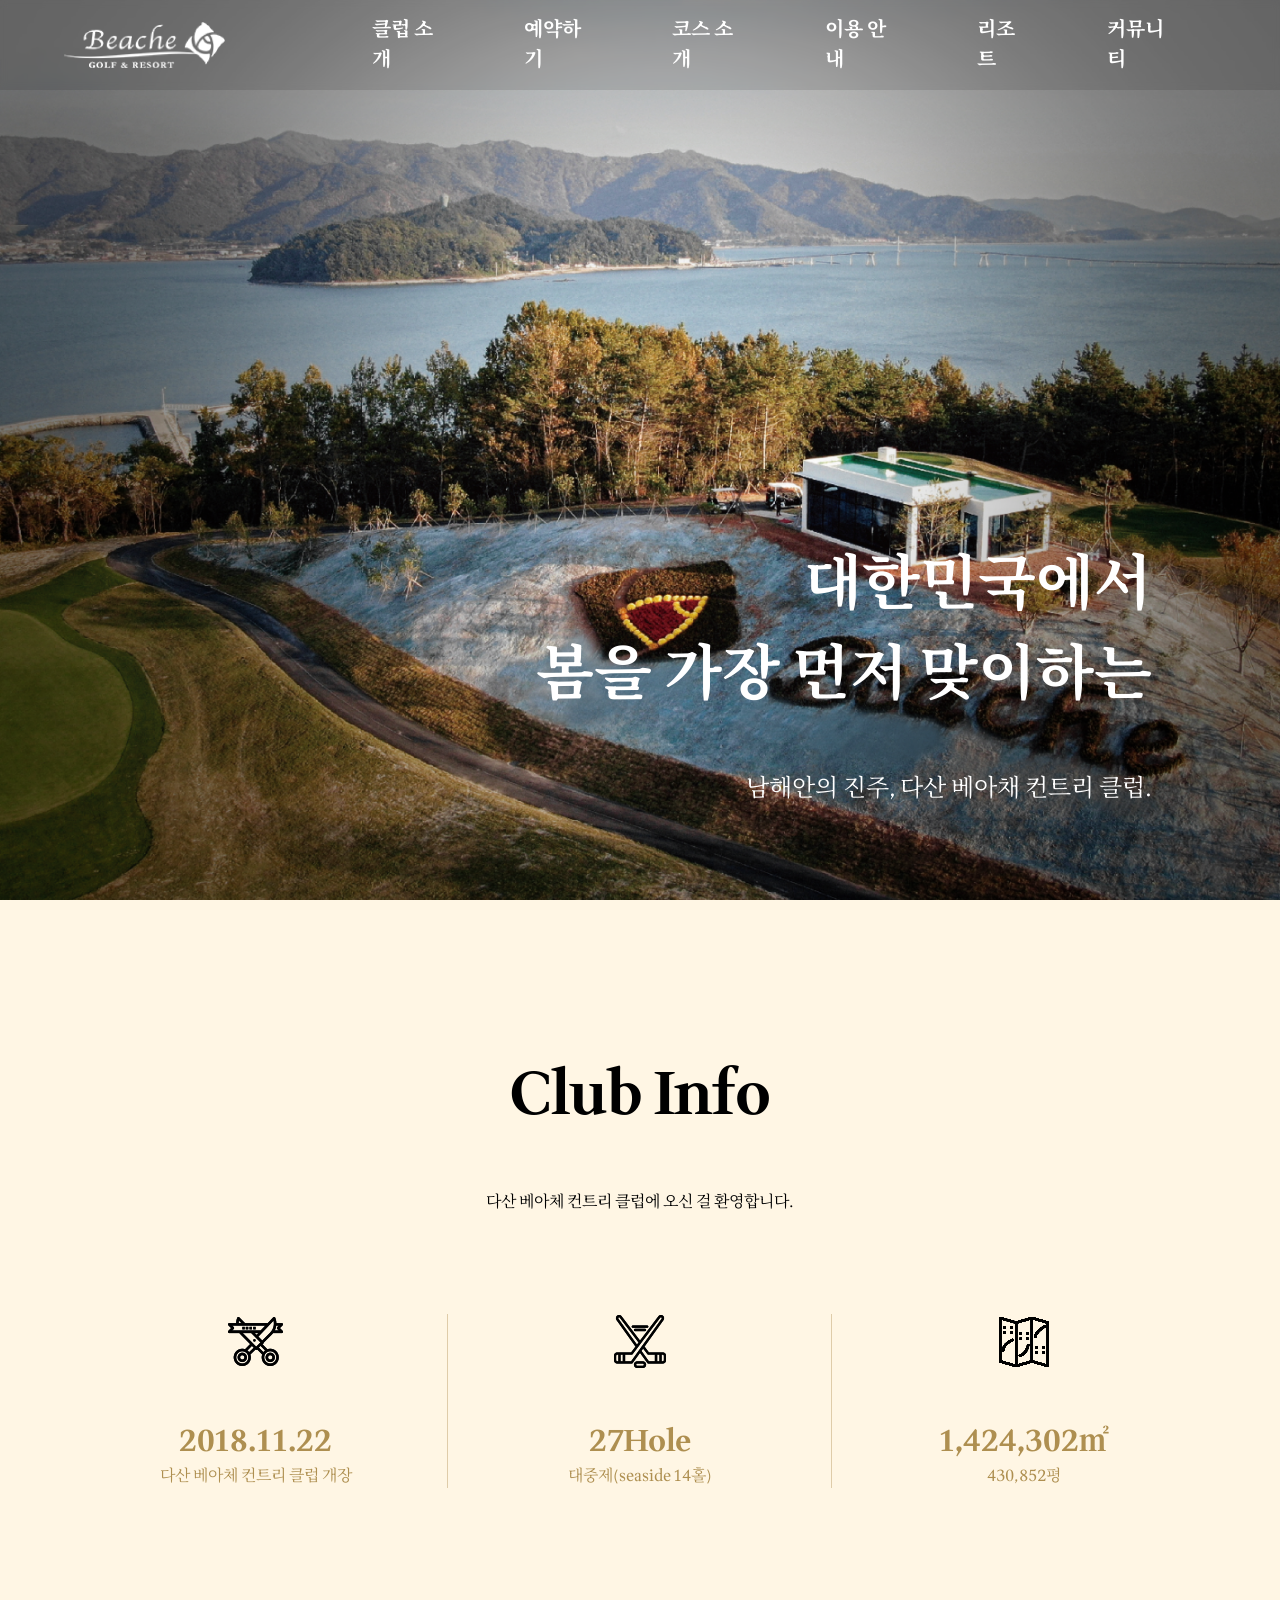
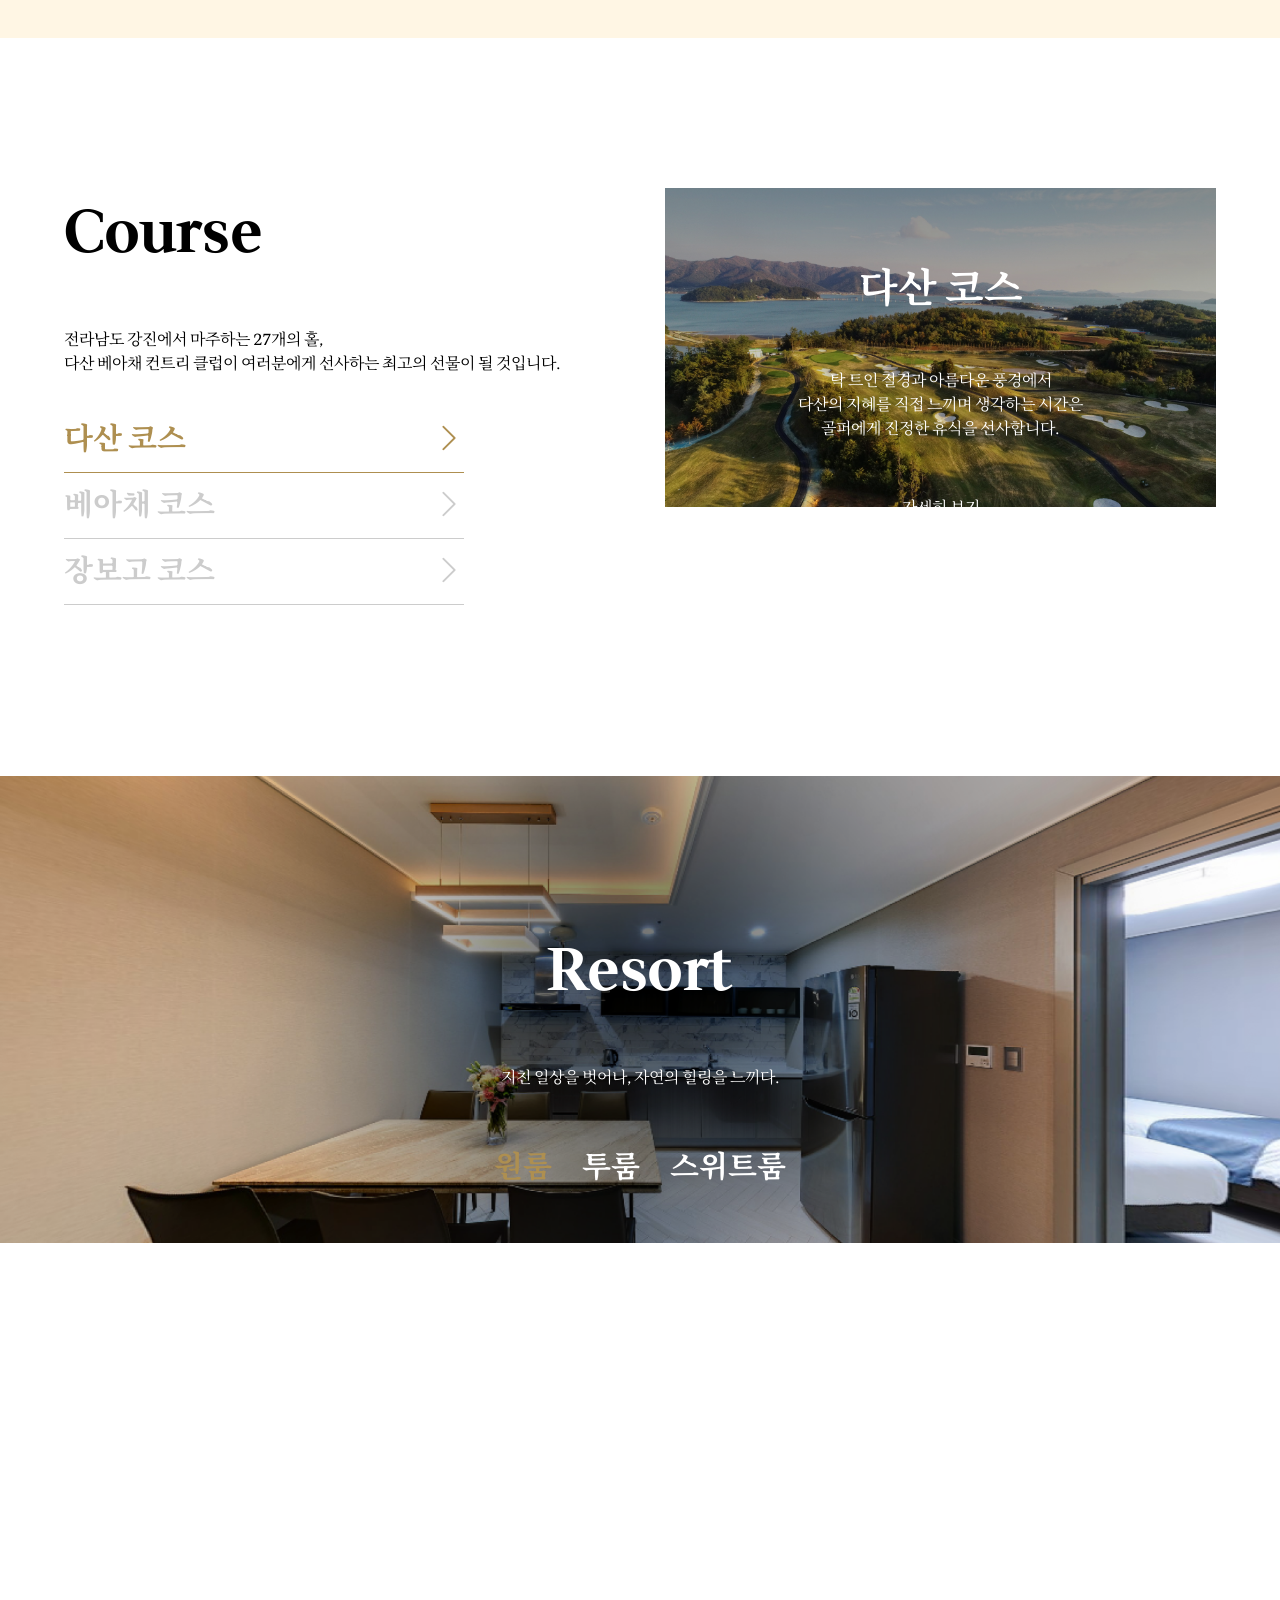
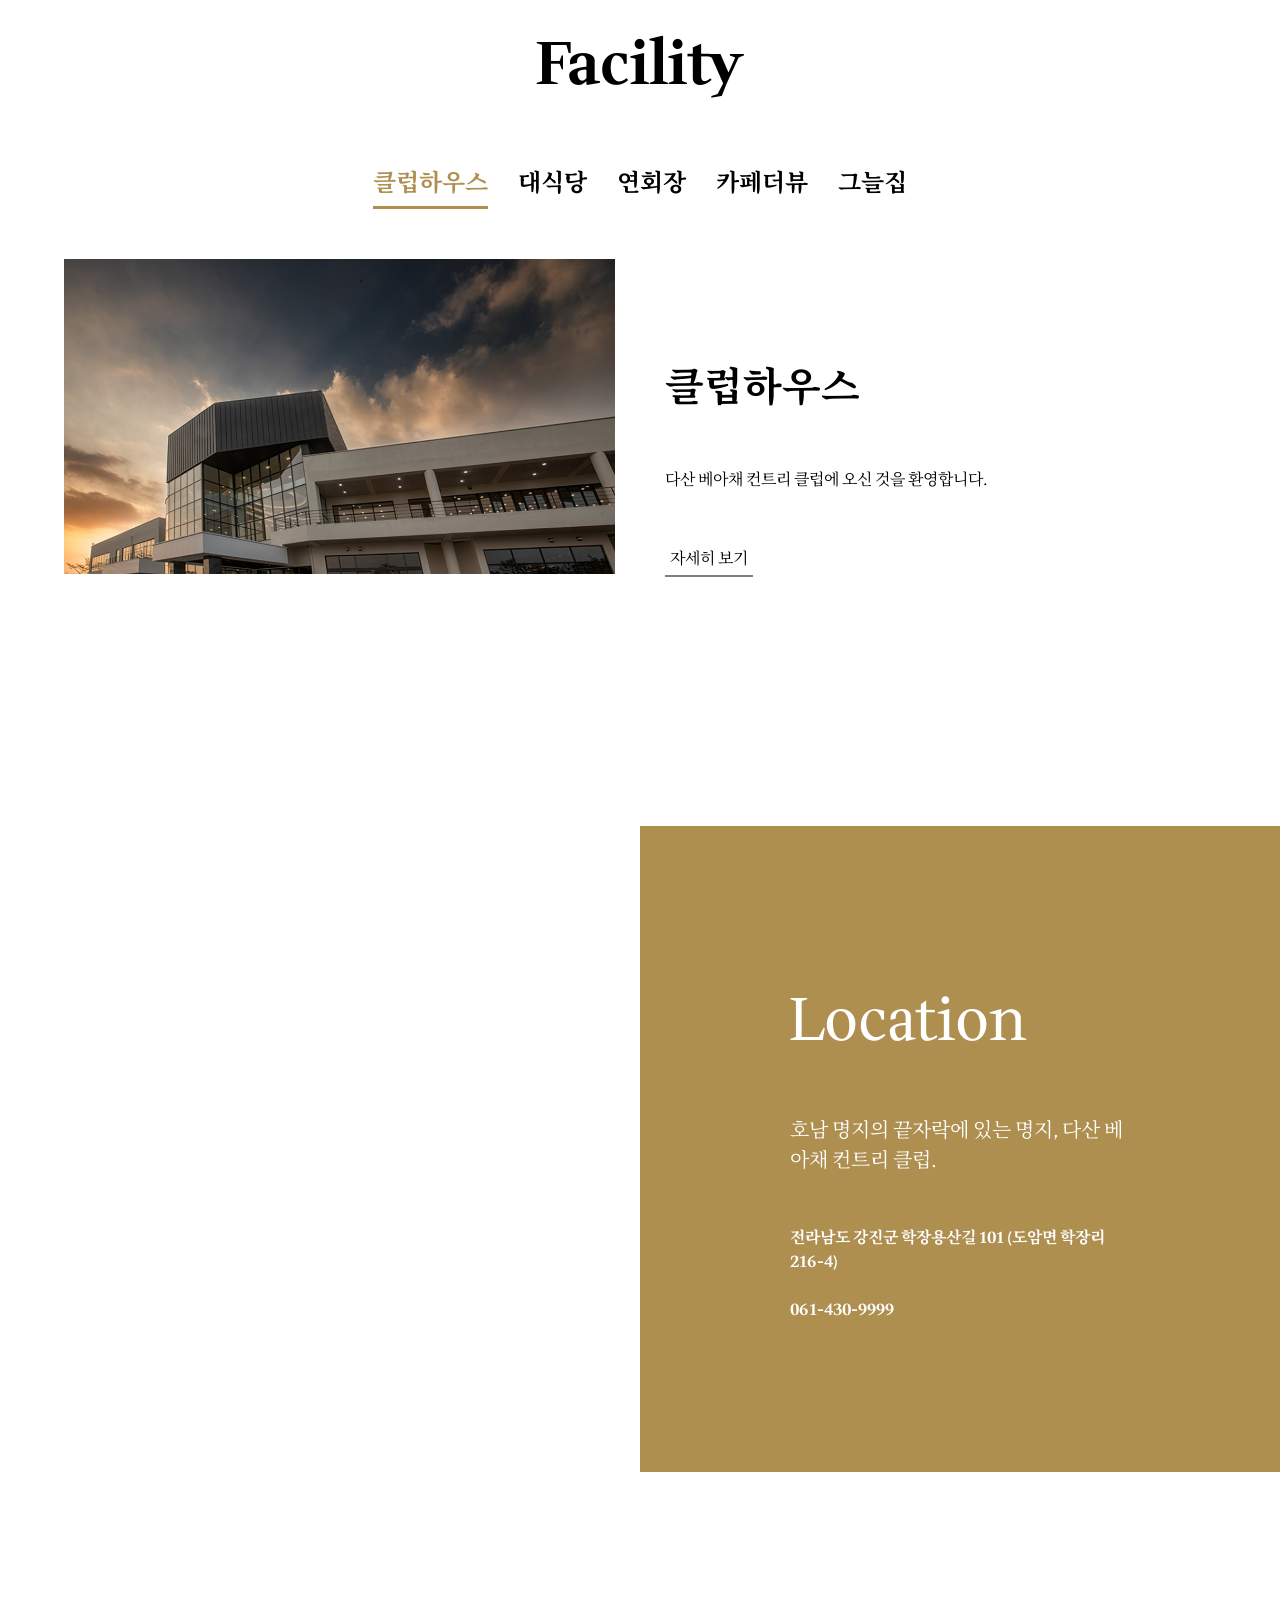
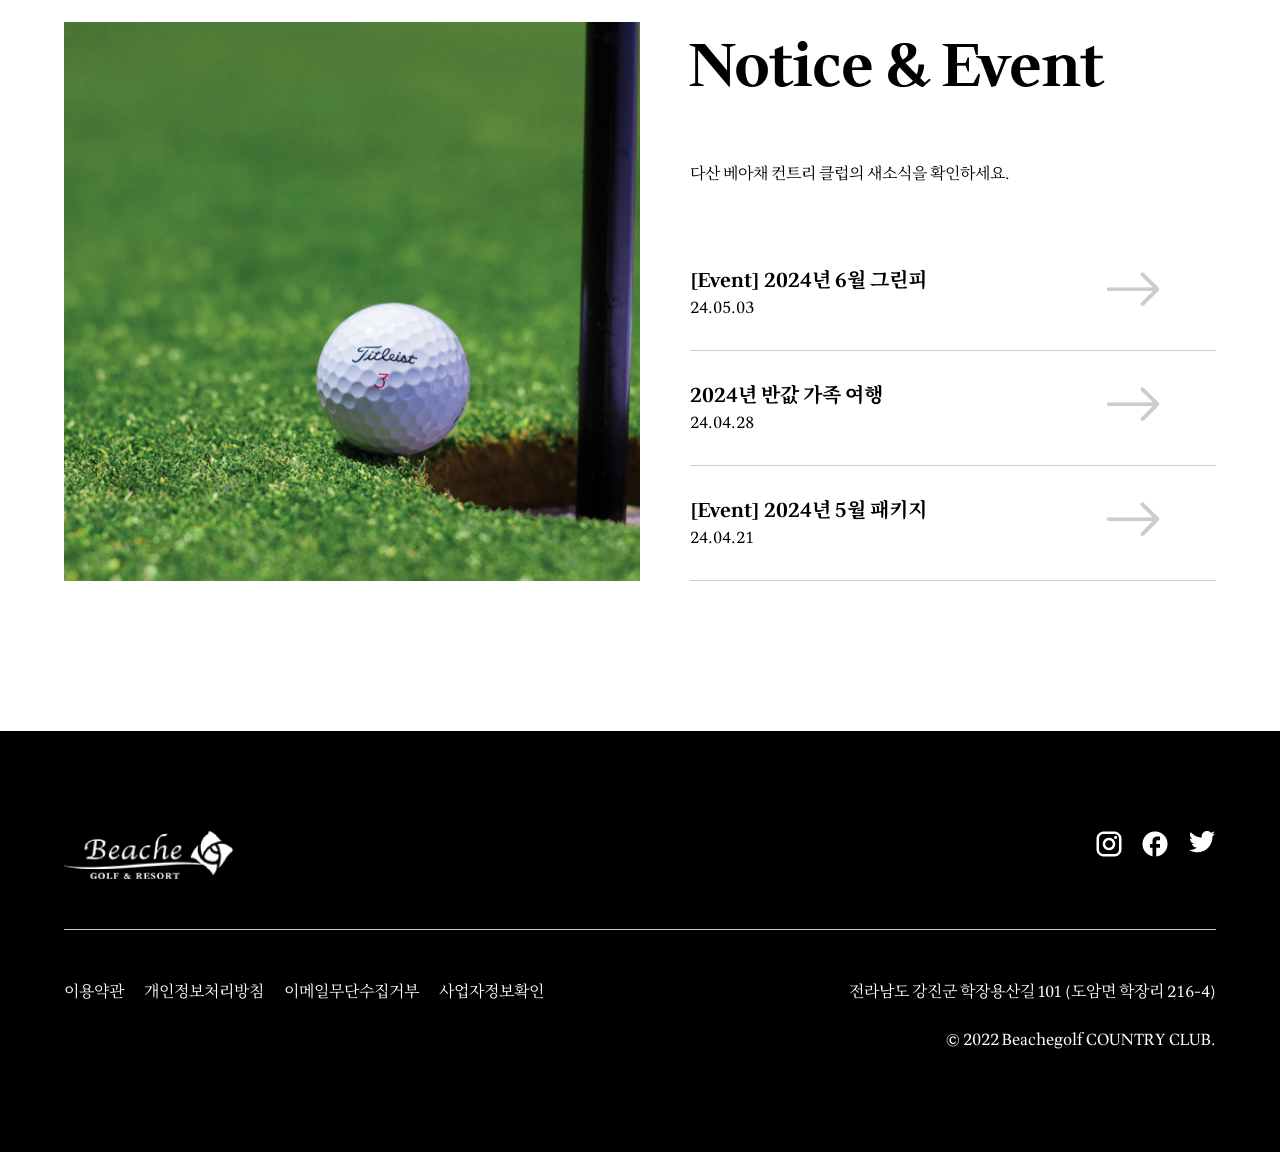
<file: beache/index.html>
<!DOCTYPE html>
<html lang="ko">

<head>
    <meta charset="UTF-8">
    <meta name="viewport" content="width=device-width, initial-scale=1.0">
    <title>다산 베아채</title>
    <!-- font -->
    <link rel="preconnect" href="https://fonts.googleapis.com">
    <link rel="preconnect" href="https://fonts.gstatic.com" crossorigin>
    <link
        href="https://fonts.googleapis.com/css2?family=Bona+Nova+SC:ital,wght@0,400;0,700;1,400&family=Wittgenstein:ital,wght@0,400..900;1,400..900&display=swap"
        rel="stylesheet"><!-- 영어 -->
    <link rel="preconnect" href="https://fonts.googleapis.com">
    <link rel="preconnect" href="https://fonts.gstatic.com" crossorigin>
    <link href="https://fonts.googleapis.com/css2?family=Nanum+Myeongjo&family=Noto+Serif+KR:wght@200..900&display=swap"
        rel="stylesheet"><!-- 한글 -->

    <!-- web icon -->
    <link rel="stylesheet" href="https://cdn.jsdelivr.net/npm/bootstrap-icons@1.11.3/font/bootstrap-icons.min.css">

    <!-- css -->
    <link rel="stylesheet" href="css/reset.css">
    <link rel="stylesheet" href="css/common.css"><!-- header, footer -->
    <link rel="stylesheet" href="css/main.css"><!-- section -->

    <!-- js -->
    <script src="js/jquery-3.7.1.min.js"></script>
    <script src="js/common.js"></script><!-- header, footer -->
    <script src="js/main.js"></script><!-- section -->
</head>

<body>

    <div id="wrap">

        <header id="header">
            <div class="inner">
                <h1><a href="index.html"><img src="images/common/logo_w.png" alt="다산 베아채"></a></h1>
                <nav>
                    <ul class="gnb">
                        <li><a href="sub/ceo1.html">클럽 소개</a>
                            <ul class="depth2">
                                <li><a href="sub/ceo1.html">CEO 인사말</a></li>
                                <li><a href="#">부대시설</a></li>
                                <li><a href="#">주요 연락처</a></li>
                                <li><a href="#">오시는 길</a></li>
                            </ul><!-- depth2 -->
                        </li>
                        <li><a href="sub/reserve1.html">예약하기</a>
                            <ul class="depth2">
                                <li><a href="sub/reserve1.html">골프 예약</a></li>
                                <li><a href="#">리조트 예약</a></li>
                                <li><a href="#">예약 확인 / 취소</a></li>
                                <li><a href="#">조인하기</a></li>
                            </ul><!-- depth2 -->
                        </li>
                        <li><a href="sub/course1.html">코스 소개</a>
                            <ul class="depth2">
                                <li><a href="sub/course1.html">코스 개요</a></li>
                                <li><a href="#">코스 공략</a></li>
                                <li><a href="#">포토 스케치</a></li>
                                <li><a href="#">로컬룰</a></li>
                            </ul><!-- depth2 -->
                        </li>
                        <li><a href="sub/info1.html">이용 안내</a>
                            <ul class="depth2">
                                <li><a href="sub/info1.html">예약 안내</a></li>
                                <li><a href="#">이용 요금</a></li>
                                <li><a href="#">준수사항</a></li>
                                <li><a href="#">패널티 규정</a></li>
                            </ul><!-- depth2 -->
                        </li>
                        <li><a href="sub/resort1.html">리조트</a>
                            <ul class="depth2">
                                <li><a href="sub/resort1.html">객실 소개</a></li>
                                <li><a href="#">객실 요금</a></li>
                                <li><a href="#">부대시설</a></li>
                                <li><a href="#">이용 안내</a></li>
                            </ul><!-- depth2 -->
                        </li>
                        <li><a href="sub/commu1.html">커뮤니티</a>
                            <ul class="depth2">
                                <li><a href="sub/commu1.html">공지사항</a></li>
                                <li><a href="#">이벤트</a></li>
                                <li><a href="#">영광의 기록</a></li>
                                <li><a href="#">분실물 안내</a></li>
                                <li><a href="#">추천 관광지</a></li>
                            </ul><!-- depth2 -->
                        </li>
                    </ul><!-- gnb -->
                </nav>
            </div><!-- inner -->
            <div class="depth2_bg"></div>
        </header><!-- #header -->

        <main id="main">

            <section id="mv">
                <img src="images/main/mv.png" alt="">
                <div class="inner">
                    <div class="mvtit">
                        <h2>대한민국에서<br>
                            봄을 가장 먼저 맞이하는 </h2>
                        <p>남해안의 진주, 다산 베아채 컨트리 클럽.</p>
                    </div><!-- tit -->
                </div><!-- inner -->
            </section><!-- #mv -->

            <section id="info">
                <div class="inner">
                    <div class="tit">
                        <h3>Club Info</h3>
                        <p>다산 베아체 컨트리 클럽에 오신 걸 환영합니다.</p>
                    </div><!-- tit -->
                    <div class="info_list">
                        <dl>
                            <dt><img src="images/main/icon_info1.png" alt="개장일"></dt>
                            <dd>
                                <span>2018.11.22</span><br>
                                다산 베아체 컨트리 클럽 개장
                            </dd>
                        </dl>
                        <dl>
                            <dt><img src="images/main/icon_info2.png" alt="대중제"></dt>
                            <dd>
                                <span>27Hole</span><br>
                                대중제(seaside 14홀)
                            </dd>
                        </dl>
                        <dl>
                            <dt><img src="images/main/icon_info3.png" alt="평수"></dt>
                            <dd>
                                <span>1,424,302㎡</span><br>
                                430,852평
                            </dd>
                        </dl>
                    </div><!-- info_list -->
                </div><!-- inner -->
            </section><!-- #info -->

            <section id="course">
                <div class="inner">
                    <div class="tit">
                        <h3>Course</h3>
                        <p>전라남도 강진에서 마주하는 27개의 홀,<br>
                            다산 베아채 컨트리 클럽이 여러분에게 선사하는 최고의 선물이 될 것입니다.</p>
                    </div><!-- tit -->
                    <div class="course_con">
                        <div class="course_img">
                            <img src="images/main/course1.png" alt="다산 코스">
                            <img src="images/main/course2.png" alt="베아채 코스">
                            <img src="images/main/course3.png" alt="장보고 코스">
                        </div><!-- course_img -->
                        <div class="course_txt">
                            <ul>
                                <dt>다산 코스</dt>
                                <dd>탁 트인 절경과 아름다운 풍경에서<br>
                                    다산의 지혜를 직접 느끼며 생각하는 시간은<br>
                                    골퍼에게 진정한 휴식을 선사합니다.</dd>
                                <div class="btn_more">
                                    <a href="sub/course1.html">
                                        자세히 보기
                                    </a>
                                </div><!-- btn_more -->
                            </ul>
                            <ul>
                                <dt>베아채 코스</dt>
                                <dd>가우도를 정면에서 바라보며 샷을 할 수 있는 베아채 코스는<br>
                                    바다와의 경관을 자랑하며 골퍼의 마음 속에 자리잡아<br>
                                    다시는 느끼지 못할 최고의 감동을 선물할 것입니다.</dd>
                                <div class="btn_more">
                                    <a href="sub/course1.html">
                                        자세히 보기
                                    </a>
                                </div><!-- btn_more -->
                            </ul>
                            <ul>
                                <dt>장보고 코스</dt>
                                <dd>탁 트인 절경과 아름다운 풍경에서<br>
                                    다산의 지혜를 직접 느끼며 생각하는 시간은<br>
                                    골퍼에게 진정한 휴식을 선사합니다.</dd>
                                <div class="btn_more">
                                    <a href="sub/course1.html">
                                        자세히 보기
                                    </a>
                                </div><!-- btn_more -->
                            </ul>
                        </div><!-- course_txt -->
                    </div><!-- course_con -->
                    <ul class="course_tab">
                        <li>
                            다산 코스<i class="bi bi-chevron-right" aria-label="코스 보기"></i>
                        </li>
                        <li>
                            베아채 코스<i class="bi bi-chevron-right" aria-label="코스 보기"></i>
                        </li>
                        <li>
                            장보고 코스<i class="bi bi-chevron-right" aria-label="코스 보기"></i>
                        </li>
                    </ul><!-- course_tab -->
                </div><!-- inner -->
            </section><!-- #course -->

            <section id="resort">
                <div class="resort_img">
                    <img src="images/main/resort1.png" alt="원룸">
                    <img src="images/main/resort2.png" alt="투룸">
                    <img src="images/main/resort3.png" alt="스위트룸">
                </div><!-- resort_img -->
                <div class="resort_txt">
                    <div class="tit">
                        <h3>Resort</h3>
                        <p>지친 일상을 벗어나, 자연의 힐링을 느끼다.</p>
                    </div><!-- tit -->
                    <ul class="resort_tab">
                        <li>원룸</li>
                        <li>투룸</li>
                        <li>스위트룸</li>
                    </ul><!-- resort_tab -->
                    <div class="btn_more">
                        <a href="sub/resort1.html">
                            예약하기
                        </a>
                    </div><!-- btn_more -->
                </div><!-- resort_txt -->
            </section><!-- #resort -->

            <section id="facility">
                <div class="inner">
                    <div class="tit">
                        <h3>Facility</h3>
                    </div><!-- tit -->
                    <ul class="facility_tab">
                        <li>클럽하우스</li>
                        <li>대식당</li>
                        <li>연회장</li>
                        <li>카페더뷰</li>
                        <li>그늘집</li>
                    </ul><!-- facility_tab -->
                    <div class="facility_con">
                        <div class="facility_img">
                            <img src="images/main/facility1.png" alt="클럽하우스">
                            <img src="images/main/facility2.png" alt="대식당">
                            <img src="images/main/facility3.png" alt="연회장">
                            <img src="images/main/facility4.png" alt="카페더뷰">
                            <img src="images/main/facility5.png" alt="그늘집">
                        </div><!-- faciliry_img -->
                        <div class="facility_txt">
                            <ul>
                                <dt>클럽하우스</dt>
                                <dd>다산 베아채 컨트리 클럽에 오신 것을 환영합니다.</dd>
                                <div class="btn_more">
                                    <a href="sub/ceo1.html">
                                        자세히 보기
                                    </a>
                                </div><!-- btn_more -->
                            </ul>
                            <ul>
                                <dt>대식당</dt>
                                <dd>지친 당신의 허기를 달래줄 품격있는 한 끼.</dd>
                                <div class="btn_more">
                                    <a href="#">
                                        자세히 보기
                                    </a>
                                </div><!-- btn_more -->
                            </ul>
                            <ul>
                                <dt>연회장</dt>
                                <dd>각종 행사(워크숍, 동문회 등)를 위한 공간.</dd>
                                <div class="btn_more">
                                    <a href="#">
                                        자세히 보기
                                    </a>
                                </div><!-- btn_more -->
                            </ul>
                            <ul>
                                <dt>카페더뷰</dt>
                                <dd>강진만을 바라보며 즐기는 여유 한 잔.</dd>
                                <div class="btn_more">
                                    <a href="#">
                                        자세히 보기
                                    </a>
                                </div><!-- btn_more -->
                            </ul>
                            <ul>
                                <dt>그늘집</dt>
                                <dd>라운드 중간에 달콤한 휴식을 선물해줄 쉼터.</dd>
                                <div class="btn_more">
                                    <a href="#">
                                        자세히 보기
                                    </a>
                                </div><!-- btn_more -->
                            </ul>
                        </div><!-- faciliry_txt -->
                    </div><!-- facility_con -->
                </div><!-- inner -->
            </section><!-- #facility -->

            <section id="map">
                <div class="map_left">
                    <iframe
                        src="https://www.google.com/maps/embed?pb=!1m18!1m12!1m3!1d3286.2138951983115!2d126.75502532622082!3d34.54813934138255!2m3!1f0!2f0!3f0!3m2!1i1024!2i768!4f13.1!3m3!1m2!1s0x3572570a51556b73%3A0x3c96726c5213d450!2z64uk7IKw67Kg7JWE7LGE7Luo7Yq466as7YG065-9KOyjvCk!5e0!3m2!1sko!2skr!4v1719889958045!5m2!1sko!2skr"
                        style="border:0;" allowfullscreen="" loading="lazy"
                        referrerpolicy="no-referrer-when-downgrade"></iframe>
                </div><!-- map_left -->
                <div class="map_right">
                    <dl>
                        <dt>Location</dt>
                        <dd>호남 명지의 끝자락에 있는 명지,
                            다산 베아채 컨트리 클럽.</dd>
                    </dl>
                    <p>
                        전라남도 강진군 학장용산길 101 (도암면 학장리 216-4)
                        <br><br>
                        061-430-9999
                    </p>
                </div><!-- map_right -->
            </section><!-- #map -->

            <section id="event">
                <div class="inner">
                    <div class="event_img">
                        <img src="images/main/event.png" alt="이벤트 섹션">
                    </div><!-- event_img -->
                    <div class="event_txt">
                        <div class="tit">
                            <h3>Notice & Event</h3>
                            <p>다산 베아채 컨트리 클럽의 새소식을 확인하세요.</p>
                        </div><!-- tit -->
                        <ul>
                            <li>
                                <a href="sub/commu1.html">
                                    <span>[Event] 2024년 6월 그린피</span><br>
                                    24.05.03
                                    <i class="bi bi-arrow-right" aria-label="오른쪽 화살표"></i>
                                </a>
                            </li>
                            <li>
                                <a href="sub/commu1.html">
                                    <span>2024년 반값 가족 여행</span><br>
                                    24.04.28
                                    <i class="bi bi-arrow-right" aria-label="오른쪽 화살표"></i>
                                </a>
                            </li>
                            <li>
                                <a href="sub/commu1.html">
                                    <span>[Event] 2024년 5월 패키지</span><br>
                                    24.04.21
                                    <i class="bi bi-arrow-right" aria-label="오른쪽 화살표"></i>
                                </a>
                            </li>
                        </ul>
                    </div><!-- event_txt -->
                </div><!-- inner -->
            </section><!-- #event -->

        </main><!-- #main -->

        <footer id="footer">
            <div class="inner">
                <div class="footer_top">
                    <div class="footer_logo">
                        <a href="index.html">
                            <img src="images/common/logo_w.png" alt="다산 베아채">
                        </a>
                    </div><!-- footer_logo -->
                    <ul class="sns">
                        <li><a href="#"><img src="images/common/icon_insta.png" alt="인스타그램"></a></li>
                        <li><a href="#"><img src="images/common/icon_facebook.png" alt="페이스북"></a></li>
                        <li><a href="#"><img src="images/common/icon_twitter.png" alt="트위터"></a></li>
                    </ul><!-- sns -->
                </div><!-- footer_top -->
                <div class="footer_bottom">
                    <ul class="link">
                        <li><a href="#">이용약관</a></li>
                        <li><a href="#">개인정보처리방침</a></li>
                        <li><a href="#">이메일무단수집거부</a></li>
                        <li><a href="#">사업자정보확인</a></li>
                    </ul><!-- link -->
                    <div class="footer_info">
                        <address>
                            전라남도 강진군 학장용산길 101 (도암면 학장리 216-4)
                        </address>
                        <br>
                        <div class="copy">
                            © 2022 Beachegolf COUNTRY CLUB.
                        </div><!-- copy -->
                    </div><!-- footer_info -->
                </div><!-- footer_bottom -->
            </div><!-- inner -->
        </footer><!-- #footer -->

    </div><!-- #wrap -->

</body>

</html>
</file>
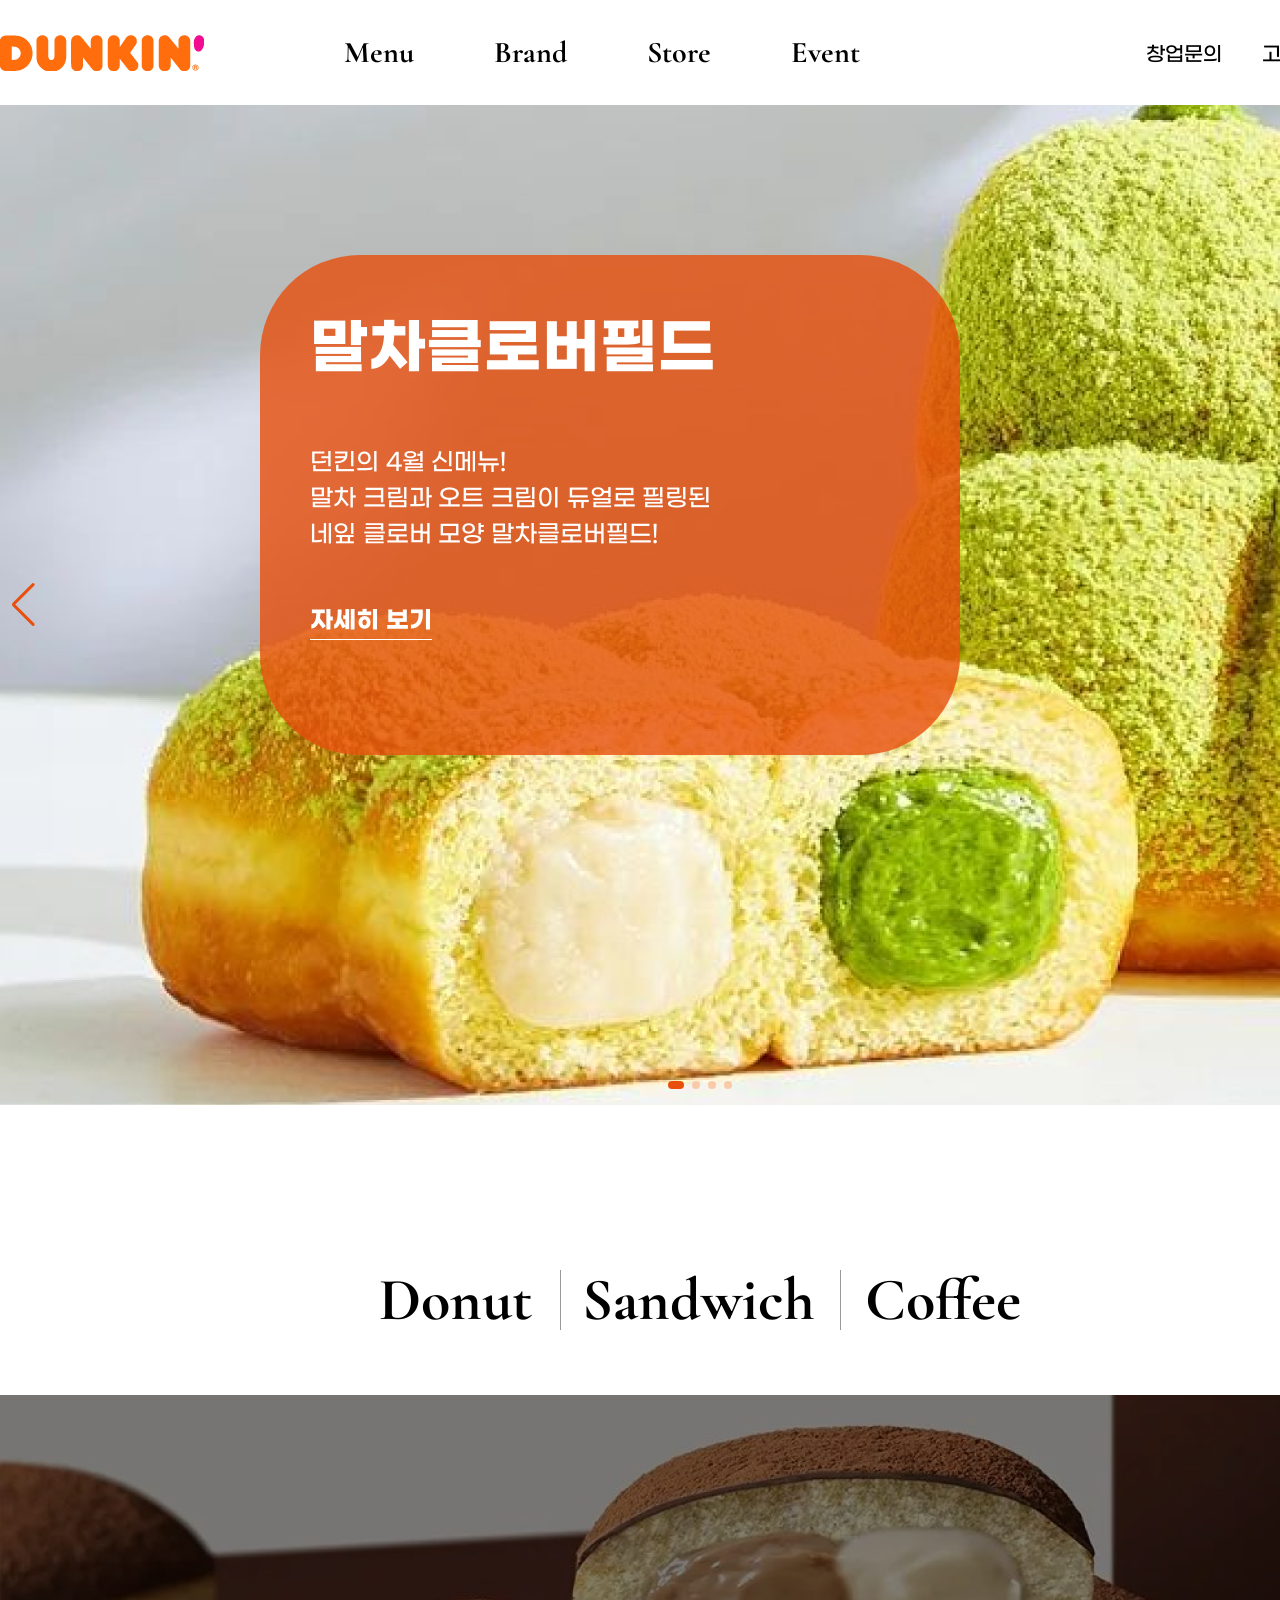
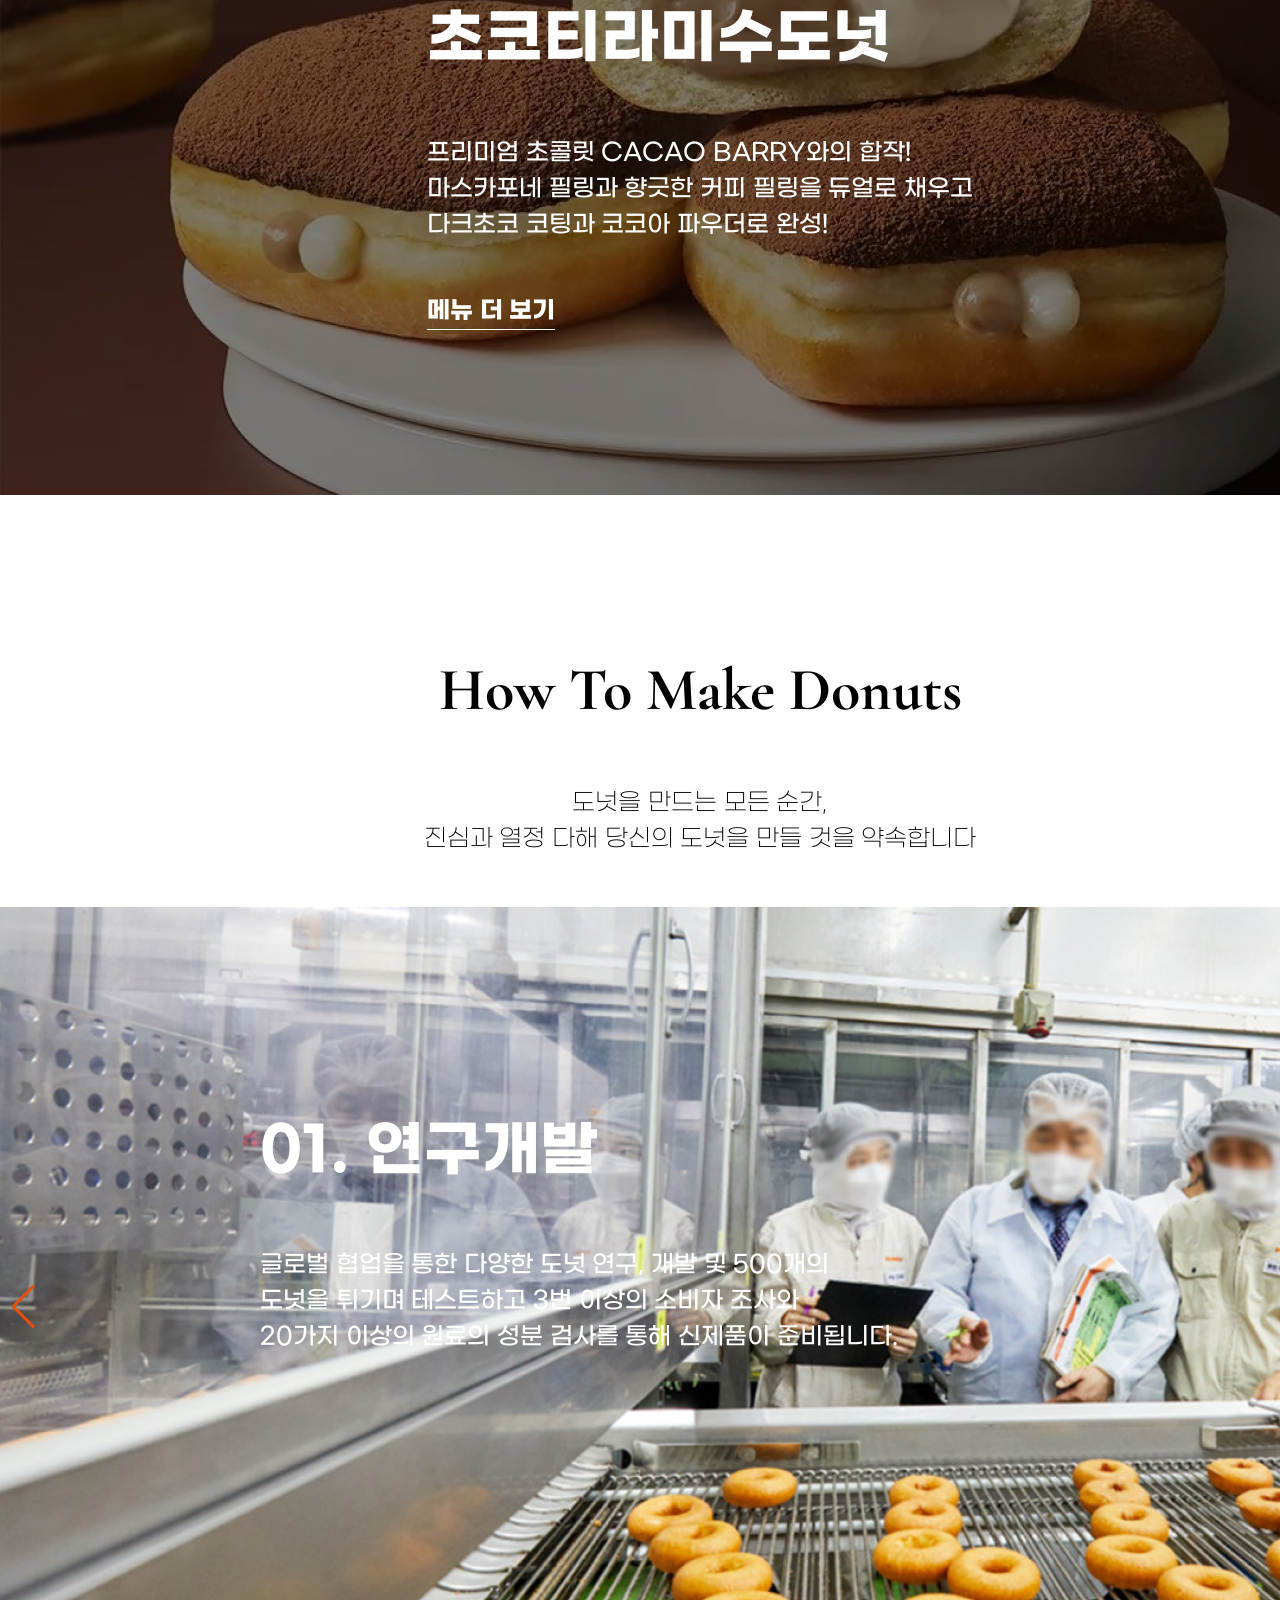
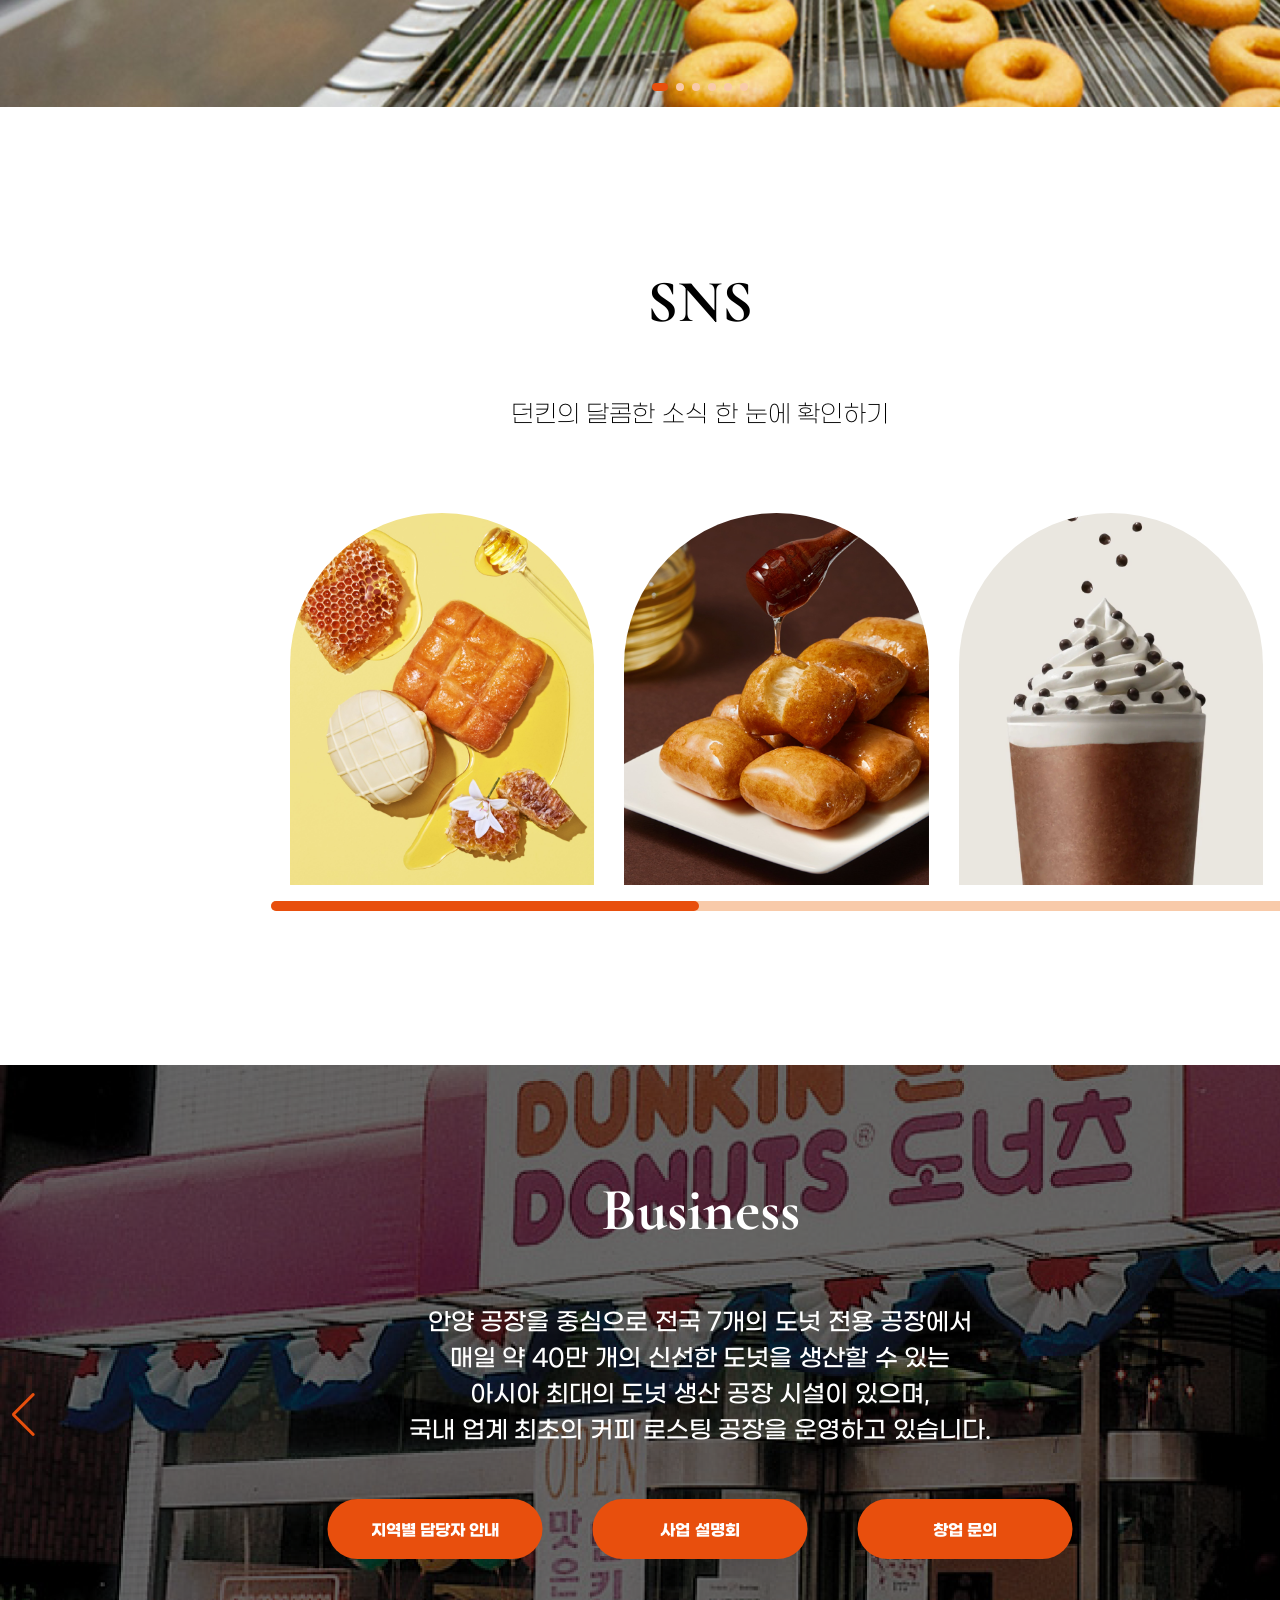
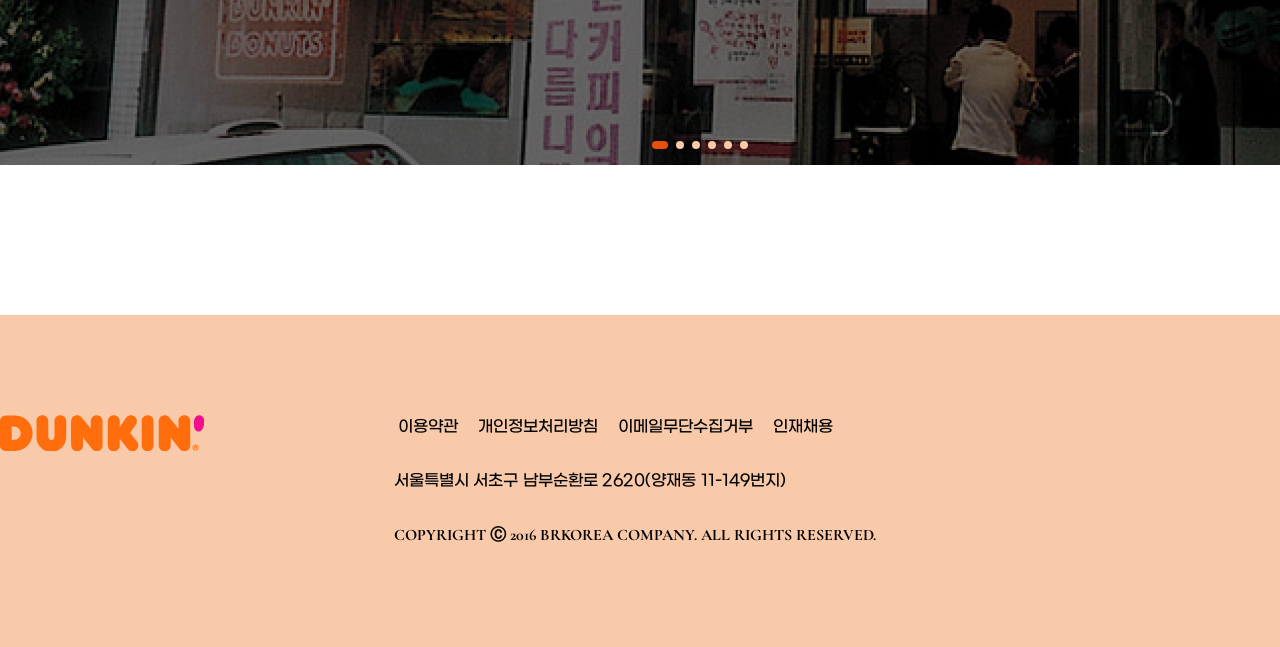
<file: dunkin/index.html>
<!DOCTYPE html>
<html lang="ko">

<head>
    <meta charset="UTF-8">
    <meta name="viewport" content="width=device-width, initial-scale=1.0">
    <title>Dunkin</title>

    <!-- font -->
    <link rel="preconnect" href="https://fonts.googleapis.com">
    <link rel="preconnect" href="https://fonts.gstatic.com" crossorigin>
    <link
        href="https://fonts.googleapis.com/css2?family=Cormorant+Garamond:ital,wght@0,300;0,400;0,500;0,600;0,700;1,300;1,400;1,500;1,600;1,700&display=swap"
        rel="stylesheet">
    <link rel="stylesheet" href="css/font.css">

    <!-- css -->
    <link rel="stylesheet" href="css/reset.css">
    <link rel="stylesheet" href="css/swiper-bundle.min.css">
    <link rel="stylesheet" href="css/main.css">

    <!-- js -->
    <script src="js/jquery.min.js"></script>
    <script src="js/swiper-bundle.min.js"></script>
    <script src="js/main.js"></script>

</head>

<body>
    <div id="wrap">

        <header id="header">
            <div class="inner">
                <h1><a href="#"><img src="images/logo.png" alt="던킨 로고"></a></h1>
                <nav>
                    <ul class="gnb">
                        <li><a href="#">Menu</a>
                            <ul class="depth2">
                                <li><a href="#">DONUT</a></li>
                                <li><a href="#">SANDWICH</span></a></li>
                                <li><a href="#">COFFEE</a></li>
                                <li><a href="#">BEVERAGE</a></li>
                                <li><a href="#">OTHERS</a></li>
                            </ul><!-- depth2 -->
                        </li>
                        <li><a href="#">Brand</a>
                            <ul class="depth2">
                                <li><a href="#">브랜드 소개</a></li>
                                <li><a href="#">브랜드 소식</a></li>
                                <li><a href="#">미디어 센터</a></li>
                                <li><a href="#">CF</a></li>
                            </ul><!-- depth2 -->
                        </li>
                        <li><a href="#">Store</a>
                            <ul class="depth2">
                                <li><a href="#">오프라인 스토어</a></li>
                                <li><a href="#">가맹점 개설 안내</a></li>
                                <li><a href="#">던킨 매장 찾기</a></li>
                            </ul><!-- depth2 -->
                        </li>
                        <li><a href="#">Event</a>
                            <ul class="depth2">
                                <li><a href="#">진행 중인 이벤트</a></li>
                                <li><a href="#">당첨자 발표</a></li>
                                <li><a href="#">T멤버십 할인 혜택</a></li>
                            </ul><!-- depth2 -->
                        </li>
                    </ul><!-- gnb -->
                </nav>
                <ul class="util">
                    <li><a href="#">창업문의</a></li>
                    <li><a href="#">고객센터</a></li>
                    <li><a href="#" class="search_button"><img src="images/icon_search.png" alt="검색하기"
                                class="search_button1">
                            <img src="images/icon_close.png" alt="검색 닫기" class="search_button2">
                        </a></li>
                </ul>
            </div><!-- inner -->
            <div class="depth2_bg"></div>
            <div class="search">
                <form>
                    <legend>검색 영역</legend>
                    <div>
                        <input type="text" placeholder="검색어를 입력해 주세요!">
                        <input type="submit" value="검색">
                    </div>
                </form>
            </div><!-- search -->
        </header>

        <main id="main">

            <section id="main_visual">
                <div class="swiper slide1">
                    <ul class="swiper-wrapper">
                        <li class="swiper-slide"><img src="images/main_visual1.png" alt="말차클로버필드">
                            <dl class="slide1_txt">
                                <dt>말차클로버필드</dt>
                                <dd>던킨의 4월 신메뉴!<br>
                                    말차 크림과 오트 크림이 듀얼로 필링된<br>
                                    네잎 클로버 모양 말차클로버필드!</dd>
                                <a href="#">자세히 보기</a>
                            </dl><!-- slide1_txt -->
                        </li>
                        <li class="swiper-slide"><img src="images/main_visual2.png" alt="피클스더프로그">
                            <dl class="slide1_txt">
                                <dt>피클스더프로그</dt>
                                <dd>웃는 얼굴과 큰 눈동자가 매력적인<br>
                                    피클스 더 프로그의 얼굴모양 수세미</dd>
                                <a href="#">자세히 보기</a>
                            </dl><!-- slide1_txt -->
                        </li>
                        <li class="swiper-slide"><img src="images/main_visual3.png" alt="말차블랙츄이스티">
                            <dl class="slide1_txt">
                                <dt>말차블랙츄이스티</dt>
                                <dd>피클스더프로그와의 협업 메뉴!<br>
                                    네잎클로버를 닮은 사각 필드에<br>
                                    말차 크림과 오트 크림 두 가지 필링!</dd>
                                <a href="#">자세히 보기</a>
                            </dl><!-- slide1_txt -->
                        </li>
                        <li class="swiper-slide"><img src="images/main_visual4.png" alt="인스타그램이벤트">
                            <dl class="slide1_txt">
                                <dt>인스타그램 이벤트</dt>
                                <dd>얼죽아 VS 쪄죽따<br>
                                    아메리카노를 즐기는 던키니만의 취향이 있나요?<br>
                                    인스타그램 댓글로 남겨주시면<br>
                                    추첨을 통해 달콤한 선물을 드려요!</dd>
                                <a href="#">자세히 보기</a>
                            </dl><!-- slide1_txt -->
                        </li>
                    </ul>
                    <div class="swiper-button-prev"></div>
                    <div class="swiper-button-next"></div>
                    <div class="swiper-pagination"></div>
                </div><!-- slide1 -->
            </section><!-- #main_visual -->

            <section id="menu">
                <ul class="menu_tab">
                    <li class="tab1">Donut
                        <span class="tab_circle"></span>
                    </li>
                    <li class="tab2">Sandwich
                        <span class="tab_circle"></span>
                    </li>
                    <li class="tab3">Coffee
                        <span class="tab_circle"></span>
                    </li>
                </ul><!-- menu_tab -->
                <div class="inner">
                    <ul class="menu_visual">
                        <li class="menu_donut">
                            <div class="menu_img">
                                <img src="images/menu1.png" alt="초코티라미수도넛">
                            </div><!-- menu_img -->
                            <dl class="menu_txt">
                                <dt>초코티라미수도넛</dt>
                                <dd>프리미엄 초콜릿 CACAO BARRY와의 합작!<br>
                                    마스카포네 필링과 향긋한 커피 필링을 듀얼로 채우고<br>
                                    다크초코 코팅과 코코아 파우더로 완성!</dd>
                                <a href="#">메뉴 더 보기</a>
                            </dl><!-- menu_txt -->
                        </li><!-- menu_donut -->
                        <li class="menu_sandwich">
                            <div class="menu_img">
                                <img src="images/menu2.png" alt="베이컨에그잉글리쉬머핀">
                            </div><!-- menu_img -->
                            <dl class="menu_txt">
                                <dt>베이컨에그잉글리쉬머핀</dt>
                                <dd>부드러운 계란과 베이컨, 치즈가 담백한<br>
                                    최고의 아침 메뉴!</dd>
                                <a href="#">메뉴 더 보기</a>
                            </dl><!-- menu_txt -->
                        </li><!-- menu_sandwich -->
                        <li class="menu_coffee">
                            <div class="menu_img">
                                <img src="images/menu3.png" alt="녹차빙수모찌쿨라타">
                            </div><!-- menu_img -->
                            <dl class="menu_txt">
                                <dt>녹차빙수모찌쿨라타</dt>
                                <dd>제주산 녹차와 달콤한 단팥,<br>
                                    쫄깃한 인절미 빙수떡이 조화로운 쿨라타!</dd>
                                <a href="#">메뉴 더 보기</a>
                            </dl><!-- menu_txt -->
                        </li><!-- menu_coffee -->
                    </ul><!-- menu_visual -->
                </div><!-- inner -->
            </section><!-- #menu -->

            <section id="info">
                <h2>How To Make Donuts</h2>
                <p>도넛을 만드는 모든 순간,<br>
                    진심과 열정 다해 당신의 도넛을 만들 것을 약속합니다</p>
                <div class="swiper slide2">
                    <ul class="swiper-wrapper">
                        <li class="swiper-slide">
                            <img src="images/info1.png" alt="연구개발">
                            <dl class="slide2_txt">
                                <dt>01. 연구개발</dt>
                                <dd>글로벌 협업을 통한 다양한 도넛 연구, 개발 및 500개의<br>
                                    도넛을 튀기며 테스트하고 3번 이상의 소비자 조사와<br>
                                    20가지 이상의 원료의 성분 검사를 통해 신제품이 준비됩니다.</dd>
                            </dl><!-- slide2_txt -->
                        </li>
                        <li class="swiper-slide">
                            <img src="images/info2.png" alt="배합/성형">
                            <dl class="slide2_txt">
                                <dt>02. 배합/성형</dt>
                                <dd>맛있는 도넛을 만들기 위해 원료를 배합, 1차 발효 후 반죽을<br>
                                    평평하게 펴 도넛 모양으로 반죽을 찍어내어 성형해줍니다.</dd>
                            </dl><!-- slide2_txt -->
                        </li>
                        <li class="swiper-slide">
                            <img src="images/info3.png" alt="발효">
                            <dl class="slide2_txt">
                                <dt>03. 발효</dt>
                                <dd>반죽에 생명을 불어넣어주는 과정인 2차 발효는 습도와 온도에<br>
                                    매우 민감하여 매일 동일한 조건인 자동 발효 시스템으로 도넛의<br>
                                    폭신폭신한 식감을 유지합니다.</dd>
                            </dl><!-- slide2_txt -->
                        </li>
                        <li class="swiper-slide">
                            <img src="images/info4.png" alt="후라잉 냉각">
                            <dl class="slide2_txt">
                                <dt>04. 후라잉 냉각</dt>
                                <dd>고온의 기름에 앞면, 뒷면 고르게 튀겨주어 자동 터널을<br>
                                    통과합니다. 꽈배기, 후리터 등의 도넛은 튀김기 앞에서<br>
                                    도넛 장인이 직접 튀기기도 합니다.</dd>
                            </dl><!-- slide2_txt -->
                        </li>
                        <li class="swiper-slide">
                            <img src="images/info5.png" alt="타핑">
                            <dl class="slide2_txt">
                                <dt>05. 타핑</dt>
                                <dd>달콤한 글레이징 샤워, 초콜릿 토핑이 라인을 따라 맛있게 옷을 입습니다.<br>
                                    제품에 따라 필링을 주입하거나, 추가 토핑을 하여 제품을 완성합니다.</dd>
                            </dl><!-- slide2_txt -->
                        </li>
                        <li class="swiper-slide">
                            <img src="images/info6.png" alt="점포별 배송">
                            <dl class="slide2_txt">
                                <dt>06. 점포별 배송</dt>
                                <dd>점포마다 배송될 도넛이 포장되고 나면, 매일 새벽 여러분을 만나러 출발합니다.<br>
                                    <span>던킨에서 판매되는 도넛은 모두 신선한 제품으로,<br>
                                        당일 판매되지 않은 도넛은 모두 폐기됩니다.</span>
                                </dd>
                            </dl><!-- slide2_txt -->
                        </li>
                    </ul>
                    <div class="swiper-button-prev"></div>
                    <div class="swiper-button-next"></div>
                    <div class="swiper-pagination"></div>
                </div><!-- slide2 -->
            </section><!-- #info -->

            <section id="sns">
                <h2>SNS</h2>
                <p>던킨의 달콤한 소식 한 눈에 확인하기</p>
                <div class="swiper slide3">
                    <ul class="swiper-wrapper">
                        <li class="swiper-slide">
                            <img src="images/sns1.png" alt="sns사진1">
                            <div class="slide3_txt">
                                <p>바닐라 빈이 콕콕 박힌 부드러운 슈크림을 채우고<br>
                                    달콤한 아카시아 허니 코팅을 입힌<br>
                                    #허니슈크림필드<br><br>
                                    달콤한 허니딥을 입히고 하나씩 떼어 먹기 좋은<br>
                                    #허니바이츠</p>
                                <div class="sns_icon">
                                    <a href="#"><img src="images/icon_insta.png" alt="instagram"></a>
                                    <a href="#"><img src="images/icon_facebook.png" alt="facebook"></a>
                                    <a href="#"><img src="images/icon_twitter.png" alt="twitter"></a>
                                </div>
                            </div><!-- slide3_txt -->
                        </li>
                        <li class="swiper-slide">
                            <img src="images/sns2.png" alt="sns사진2">
                            <div class="slide3_txt">
                                <p>쫄깃한 찹쌀 허니 반죽에<br>
                                    달콤한 아카시아 꿀 글레이즈를 더한<br>
                                    #허니모찌바이트</p>
                                <div class="sns_icon">
                                    <a href="#"><img src="images/icon_insta.png" alt="instagram"></a>
                                    <a href="#"><img src="images/icon_facebook.png" alt="facebook"></a>
                                    <a href="#"><img src="images/icon_twitter.png" alt="twitter"></a>
                                </div>
                            </div><!-- slide3_txt -->
                        </li>
                        <li class="swiper-slide">
                            <img src="images/sns3.png" alt="sns사진3">
                            <div class="slide3_txt">
                                <p>부드러운 휘핑크림과<br>
                                    달콤 바삭한 초코볼이 토핑된<br>
                                    #초코볼초코쿨라타</p>
                                <div class="sns_icon">
                                    <a href="#"><img src="images/icon_insta.png" alt="instagram"></a>
                                    <a href="#"><img src="images/icon_facebook.png" alt="facebook"></a>
                                    <a href="#"><img src="images/icon_twitter.png" alt="twitter"></a>
                                </div>
                            </div><!-- slide3_txt -->
                        </li>
                        <li class="swiper-slide">
                            <img src="images/sns4.png" alt="sns사진4">
                            <div class="slide3_txt">
                                <p>마스카포네 필링과 향긋한 커피 필링을<br>
                                    듀얼로 채우고<br>
                                    다크초코 코팅과<br>
                                    코코아 파우더로 완성된<br>
                                    #초코티라미수도넛</p>
                                <div class="sns_icon">
                                    <a href="#"><img src="images/icon_insta.png" alt="instagram"></a>
                                    <a href="#"><img src="images/icon_facebook.png" alt="facebook"></a>
                                    <a href="#"><img src="images/icon_twitter.png" alt="twitter"></a>
                                </div>
                            </div><!-- slide3_txt -->
                        </li>
                        <li class="swiper-slide">
                            <img src="images/sns5.png" alt="sns사진5">
                            <div class="slide3_txt">
                                <p>모! 아니면 도!를 외치며 윷을 던지다보면<br>
                                    드라마 한 편 뚝딱 박진감 넘치는 윷놀이판 완성!<br><br>
                                    윷놀이하고 싶어서 손이 간질간질한 던키니!<br>
                                    오늘부터 사전예약이 시작되니까 얼른 GOGO!</p>
                                <div class="sns_icon">
                                    <a href="#"><img src="images/icon_insta.png" alt="instagram"></a>
                                    <a href="#"><img src="images/icon_facebook.png" alt="facebook"></a>
                                    <a href="#"><img src="images/icon_twitter.png" alt="twitter"></a>
                                </div>
                            </div><!-- slide3_txt -->
                        </li>
                        <li class="swiper-slide">
                            <img src="images/sns6.png" alt="sns사진6">
                            <div class="slide3_txt">
                                <p>상큼한 라즈베리 필링과 진한 크림치즈 필링이 둘 다 들어가<br>
                                    더 맛있는 #베리치즈듀얼필드<br><br>
                                    쫄깃한 식감 베리 GOOD 딸기의 달콤함 베리 GOOD<br>
                                    #베리베리츄이스티<br><br>
                                    딸기를 한 입에 쏘옥 넣는 듯 딸기 필링이 달콤한<br>
                                    #핑크스트로베리먼치킨</p>
                                <div class="sns_icon">
                                    <a href="#"><img src="images/icon_insta.png" alt="instagram"></a>
                                    <a href="#"><img src="images/icon_facebook.png" alt="facebook"></a>
                                    <a href="#"><img src="images/icon_twitter.png" alt="twitter"></a>
                                </div>
                            </div><!-- slide3_txt -->
                        </li>
                        <li class="swiper-slide">
                            <img src="images/sns7.png" alt="sns사진7">
                            <div class="slide3_txt">
                                <p>베리 달콤한 라즈베리와 크림치즈가<br>
                                    듀얼 필드로 잘 어우러지는<br>
                                    #베리치즈듀얼필드<br><br>
                                    딸기의 상큼한 풍미와 쫄깃한 식감이 맛있는<br>
                                    #베리베리츄이스티<br><br>
                                    달콤한 딸기를 한 입에 와앙 딸기필링이 채워진<br>
                                    #핑크스트로베리먼치킨<br><br>
                                    딸기 과육이 상큼하게 씹히고 달콤한 요거트와 어우러지는<br>
                                    #요거트딸기라떼</p>
                                <div class="sns_icon">
                                    <a href="#"><img src="images/icon_insta.png" alt="instagram"></a>
                                    <a href="#"><img src="images/icon_facebook.png" alt="facebook"></a>
                                    <a href="#"><img src="images/icon_twitter.png" alt="twitter"></a>
                                </div>
                            </div><!-- slide3_txt -->
                        </li>
                        <li class="swiper-slide">
                            <img src="images/sns8.png" alt="sns사진8">
                            <div class="slide3_txt">
                                <p>달콤함이 반겨주는 #산타원더랜드에서는<br>
                                    #던킨의 대표 #윈터메뉴들이 던키니들을 기다리고 있어!<br><br>
                                    던키니들 얼른 와서 먹어줄 거지~?</p>
                                <div class="sns_icon">
                                    <a href="#"><img src="images/icon_insta.png" alt="instagram"></a>
                                    <a href="#"><img src="images/icon_facebook.png" alt="facebook"></a>
                                    <a href="#"><img src="images/icon_twitter.png" alt="twitter"></a>
                                </div>
                            </div><!-- slide3_txt -->
                        </li>
                        <li class="swiper-slide">
                            <img src="images/sns9.png" alt="sns사진9">
                            <div class="slide3_txt">
                                <p>추운 겨울을 달콤하게 녹여주는 #EVENT<br>
                                    댓글에 [산타원더랜드] 한 글자씩 줄 세우기를 성공한<br>
                                    던키니를 추첨하여 달콤한 선물을 줄게!<br><br>
                                    기간 : 12. 08(금) - 12. 13(수) / 발표 : 12. 15(금)<br>
                                    경품 : 던킨 모바일 교환권 5천원권 (3명)<br>
                                    던킨 인스타그램과 친구하면 당첨 확률 UP!</p>
                                <div class="sns_icon">
                                    <a href="#"><img src="images/icon_insta.png" alt="instagram"></a>
                                    <a href="#"><img src="images/icon_facebook.png" alt="facebook"></a>
                                    <a href="#"><img src="images/icon_twitter.png" alt="twitter"></a>
                                </div>
                            </div><!-- slide3_txt -->
                        </li>
                    </ul>
                    <div class="swiper-scrollbar"></div>
                </div><!-- slide3 -->
            </section><!-- #sns -->

            <section id="biz">
                <div class="swiper slide4">
                    <ul class="swiper-wrapper">
                        <li class="swiper-slide"><img src="images/biz1.png" alt="던킨 건물 사진1"></li>
                        <li class="swiper-slide"><img src="images/biz2.png" alt="던킨 건물 사진2"></li>
                        <li class="swiper-slide"><img src="images/biz3.png" alt="던킨 건물 사진3"></li>
                        <li class="swiper-slide"><img src="images/biz4.png" alt="던킨 건물 사진4"></li>
                        <li class="swiper-slide"><img src="images/biz5.png" alt="던킨 건물 사진5"></li>
                        <li class="swiper-slide"><img src="images/biz6.png" alt="던킨 건물 사진6"></li>
                    </ul>
                    <div class="swiper-button-prev"></div>
                    <div class="swiper-button-next"></div>
                    <div class="swiper-pagination"></div>
                    <dl class="biz_txt">
                        <dt>Business</dt>
                        <dd>안양 공장을 중심으로 전국 7개의 도넛 전용 공장에서<br>
                            매일 약 40만 개의 신선한 도넛을 생산할 수 있는<br>
                            아시아 최대의 도넛 생산 공장 시설이 있으며,<br>
                            국내 업계 최초의 커피 로스팅 공장을 운영하고 있습니다.</dd>
                        <div class="biz_button">
                            <a href="#">지역별 담당자 안내</a>
                            <a href="#">사업 설명회</a>
                            <a href="#">창업 문의</a>
                        </div><!-- biz_button -->
                    </dl><!-- biz_txt -->
                </div><!-- slide4 -->

            </section><!-- #biz -->

        </main>

        <footer id="footer">
            <div class="inner">
                <div class="footer_logo"><img src="images/logo.png" alt="던킨 로고"></div>
                <div class="footer_txt">
                    <div class="footer_link">
                        <a href="#">이용약관</a>
                        <a href="#">개인정보처리방침</a>
                        <a href="#">이메일무단수집거부</a>
                        <a href="#">인재채용</a>
                    </div><!-- footer_link -->
                    <address>서울특별시 서초구 남부순환로 2620(양재동 11-149번지)</address>
                    <div class="copy">
                        COPYRIGHT Ⓒ 2016 BRKOREA COMPANY. ALL RIGHTS RESERVED.
                    </div><!-- copy -->
                </div><!-- footer_txt -->
                <ul class="footer_icon">
                    <li><a href="#"><img src="images/footer_icon_insta.png" alt="instagram"></a></li>
                    <li><a href="#"><img src="images/footer_icon_facebook.png" alt="facebook"></a></li>
                    <li><a href="#"><img src="images/footer_icon_twitter.png" alt="twitter"></a></li>
                </ul><!-- footer_icon -->
            </div>
        </footer>

    </div><!-- #wrap -->
</body>

</html>
</file>
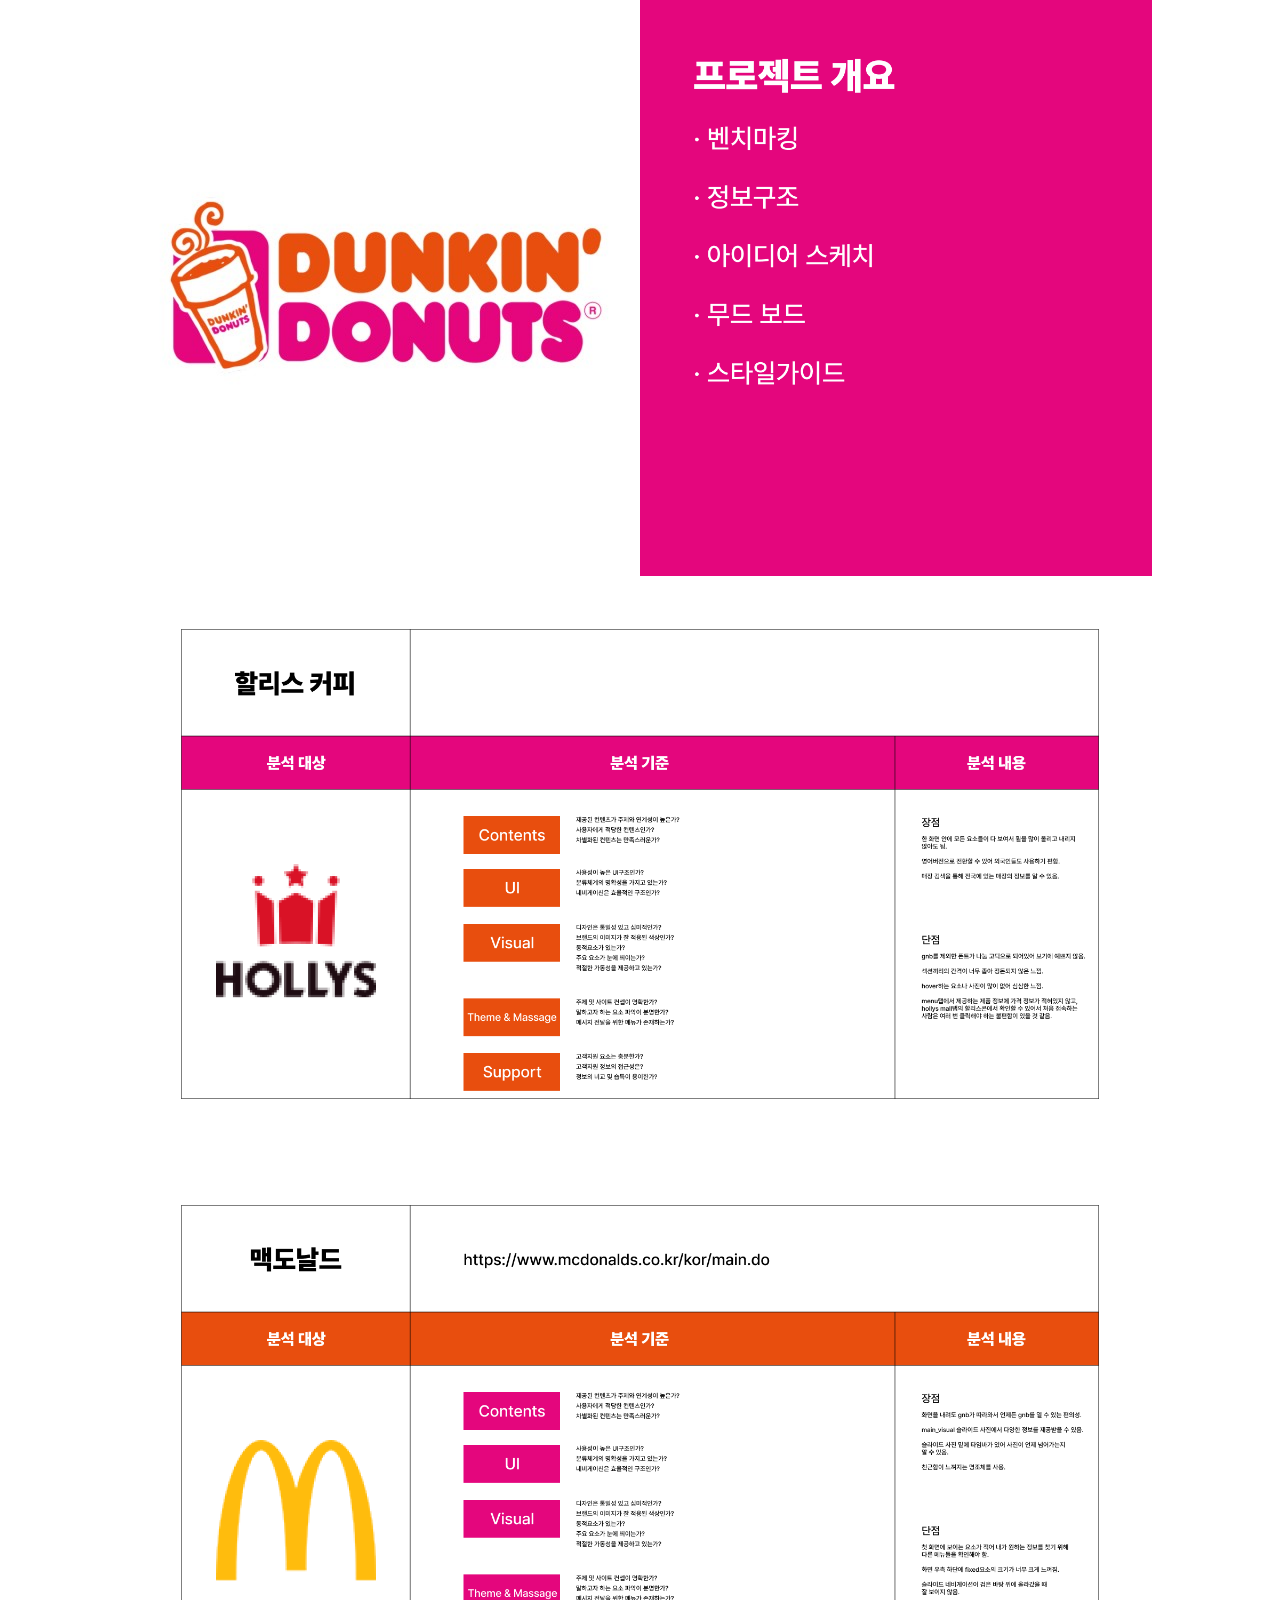
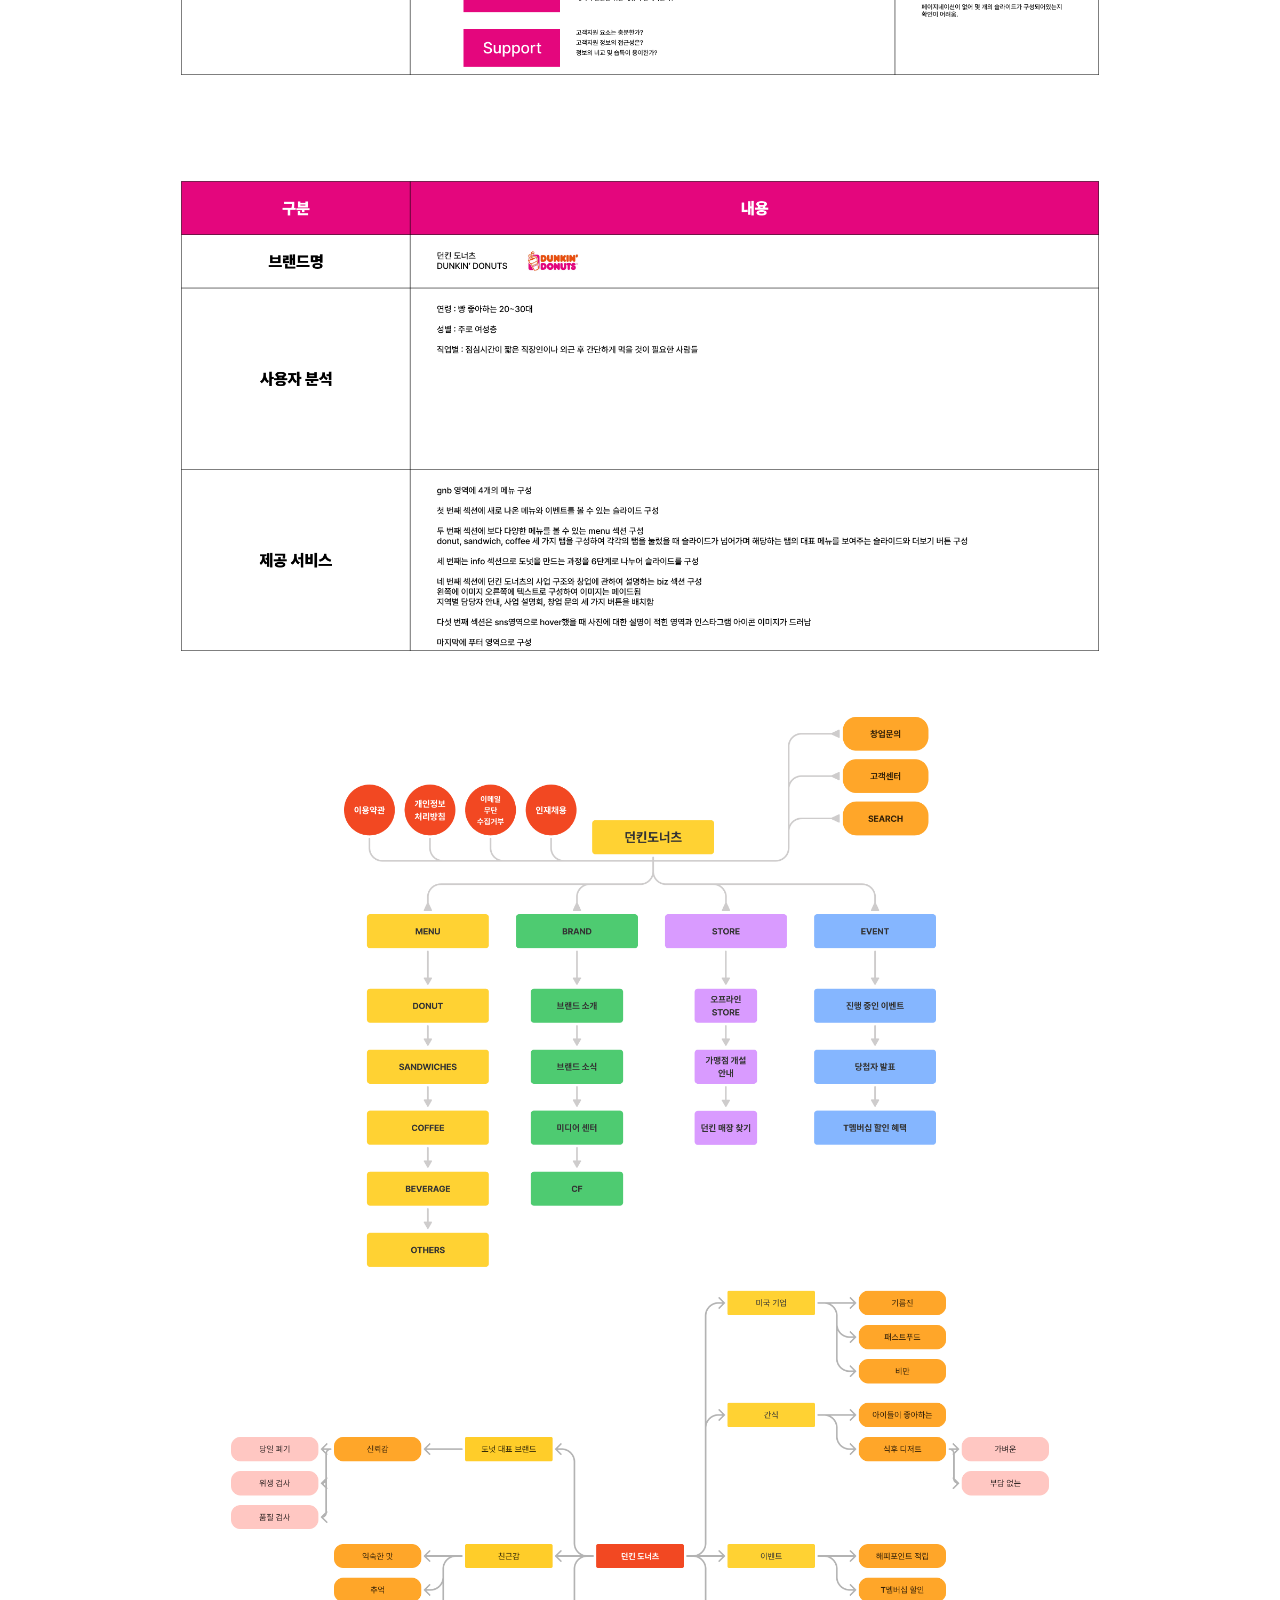
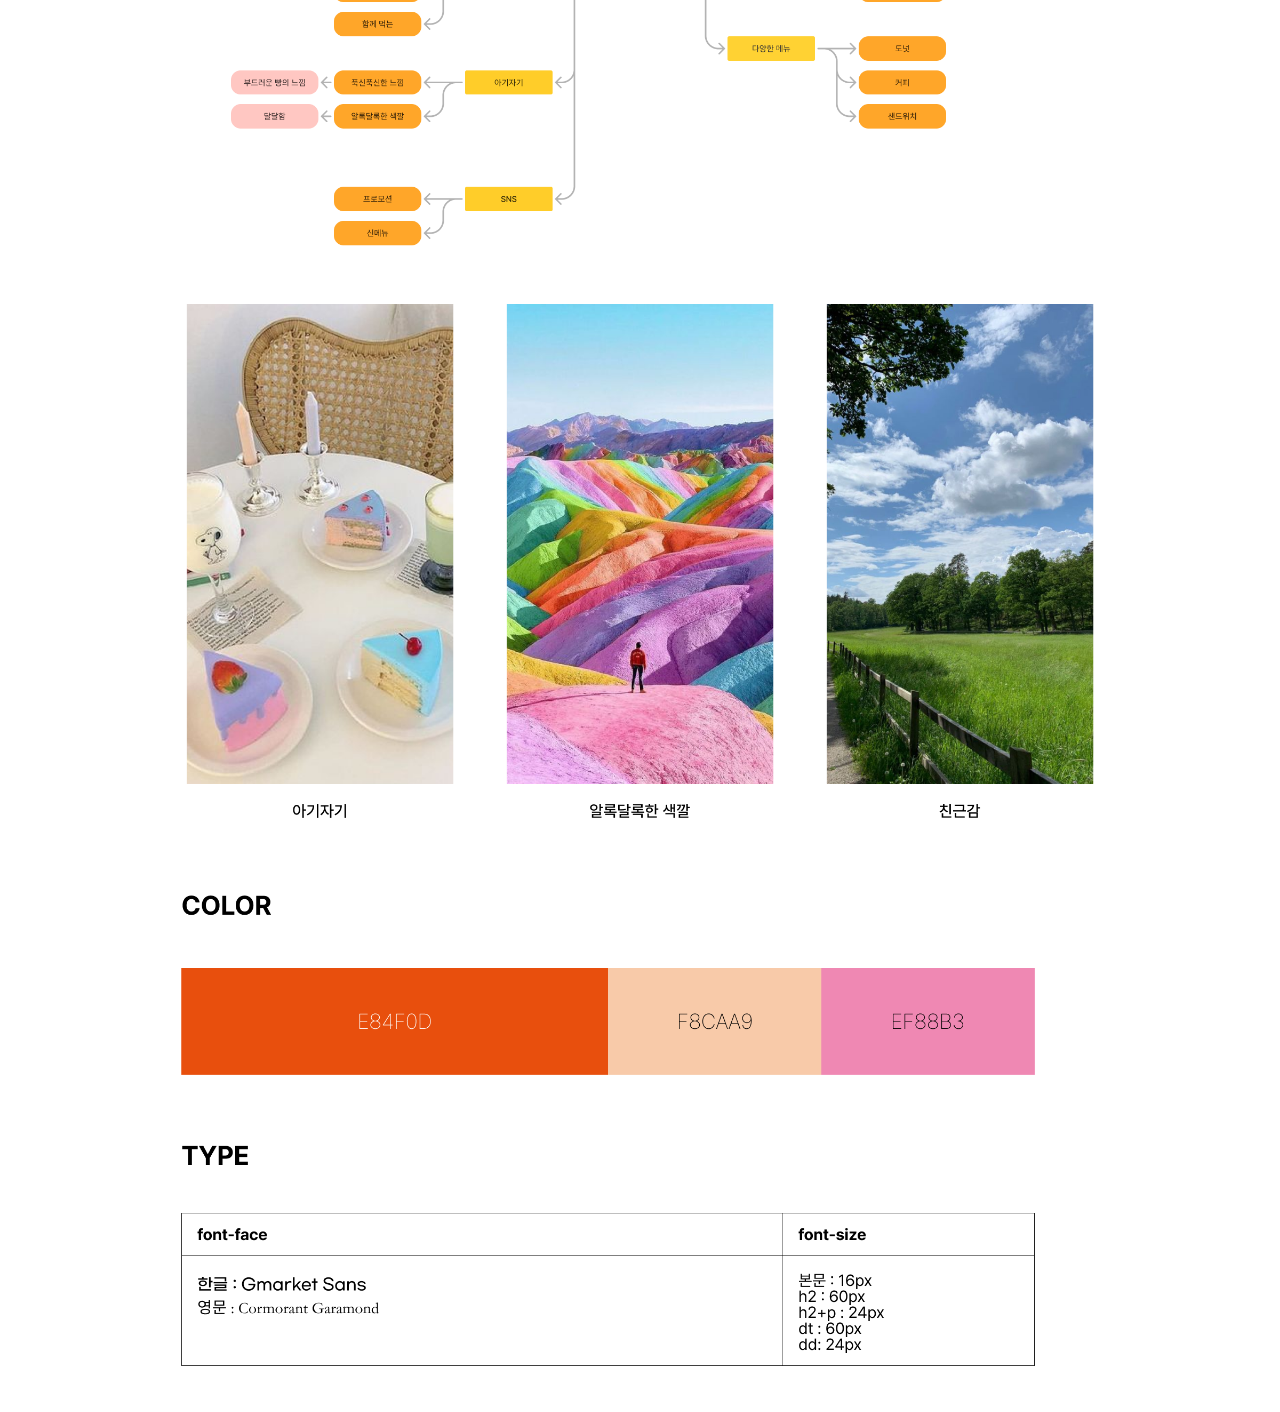
<file: pro01.html>
<!DOCTYPE html>
<html lang="ko">

<head>
    <meta charset="UTF-8">
    <meta name="viewport" content="width=device-width, initial-scale=1.0">
    <title>던킨 도너츠 리디자인 보고서</title>
    <style>
        * {
            margin: 0;
            padding: 0;
            box-sizing: border-box;
        }

        .box {
            max-width: 80%;
            margin: 0 auto;
        }

        img {
            width: 100%;
        }
    </style>
</head>

<body>
    <div class="box">
        <a href="dunkin/index.html"><img src="../img/u1_main.png" alt="던킨 도너츠 리디자인 보고서"></a>
    </div>
</body>

</html>
</file>
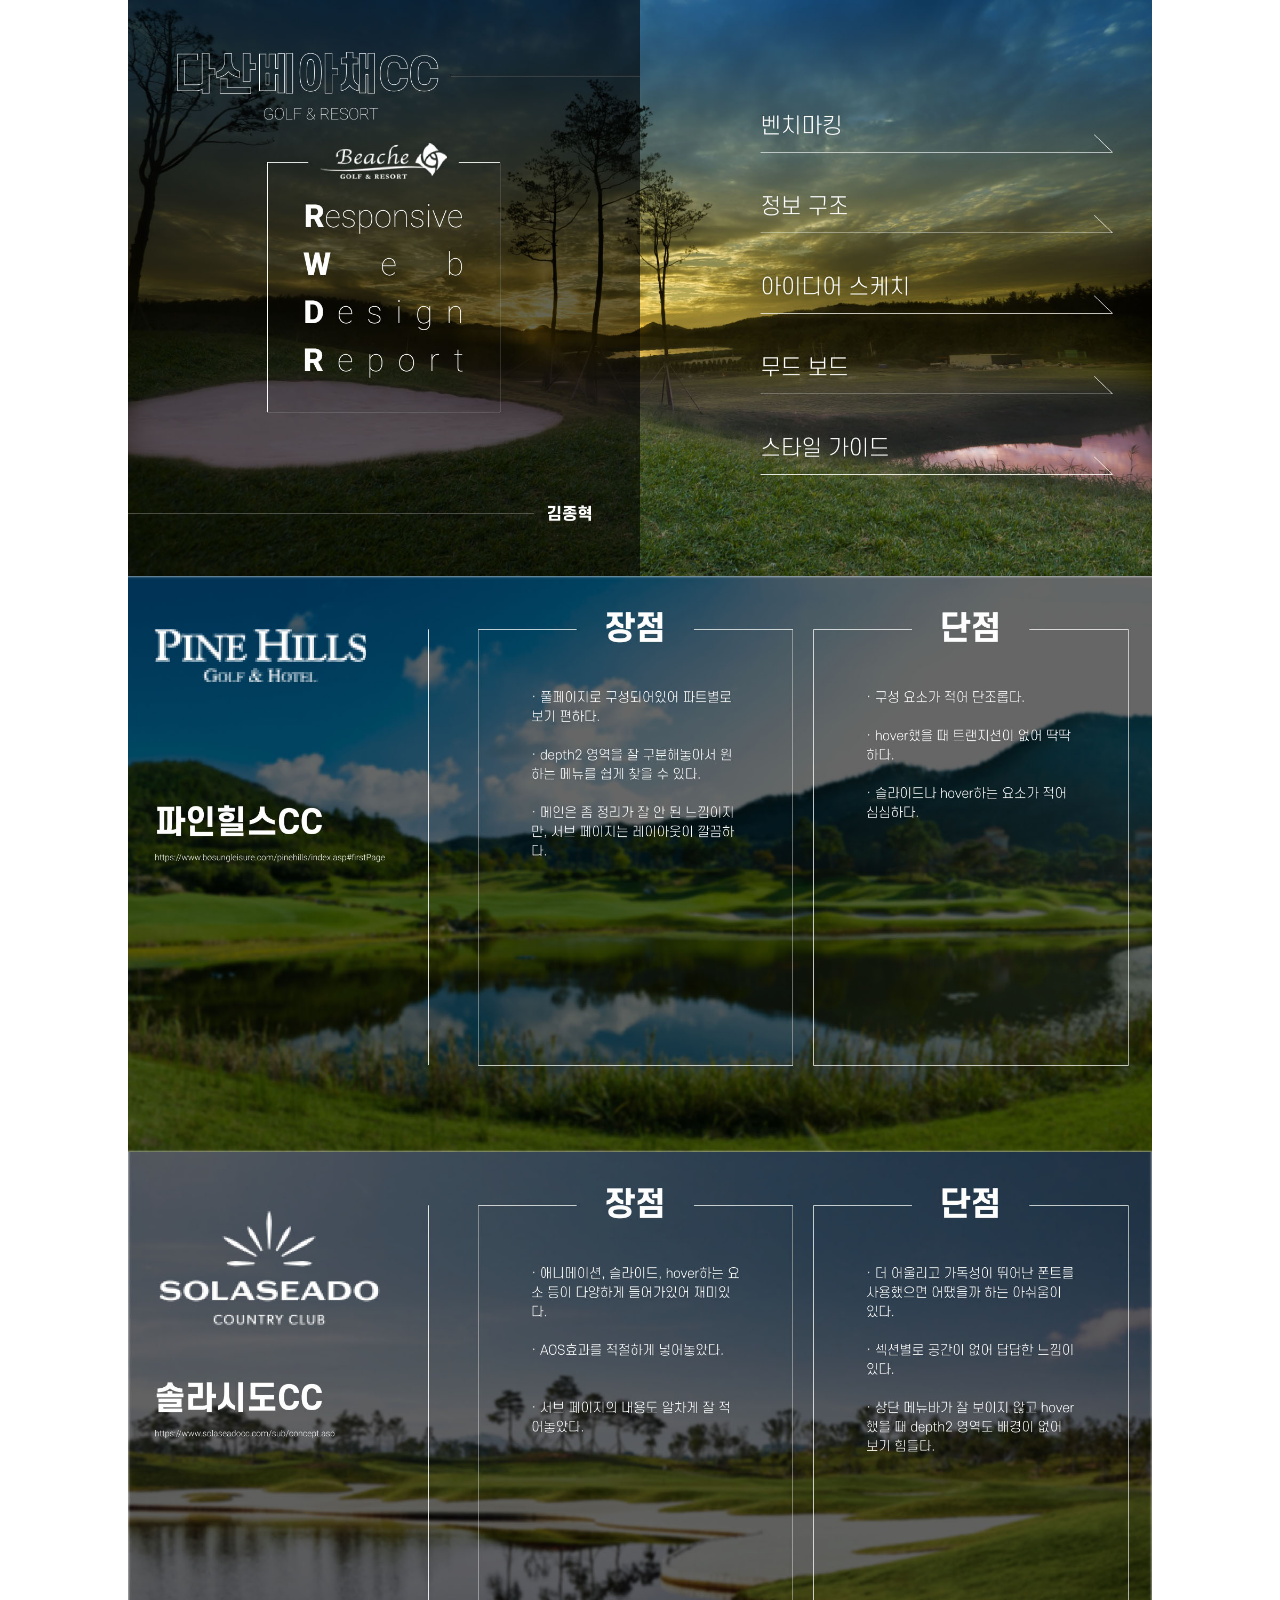
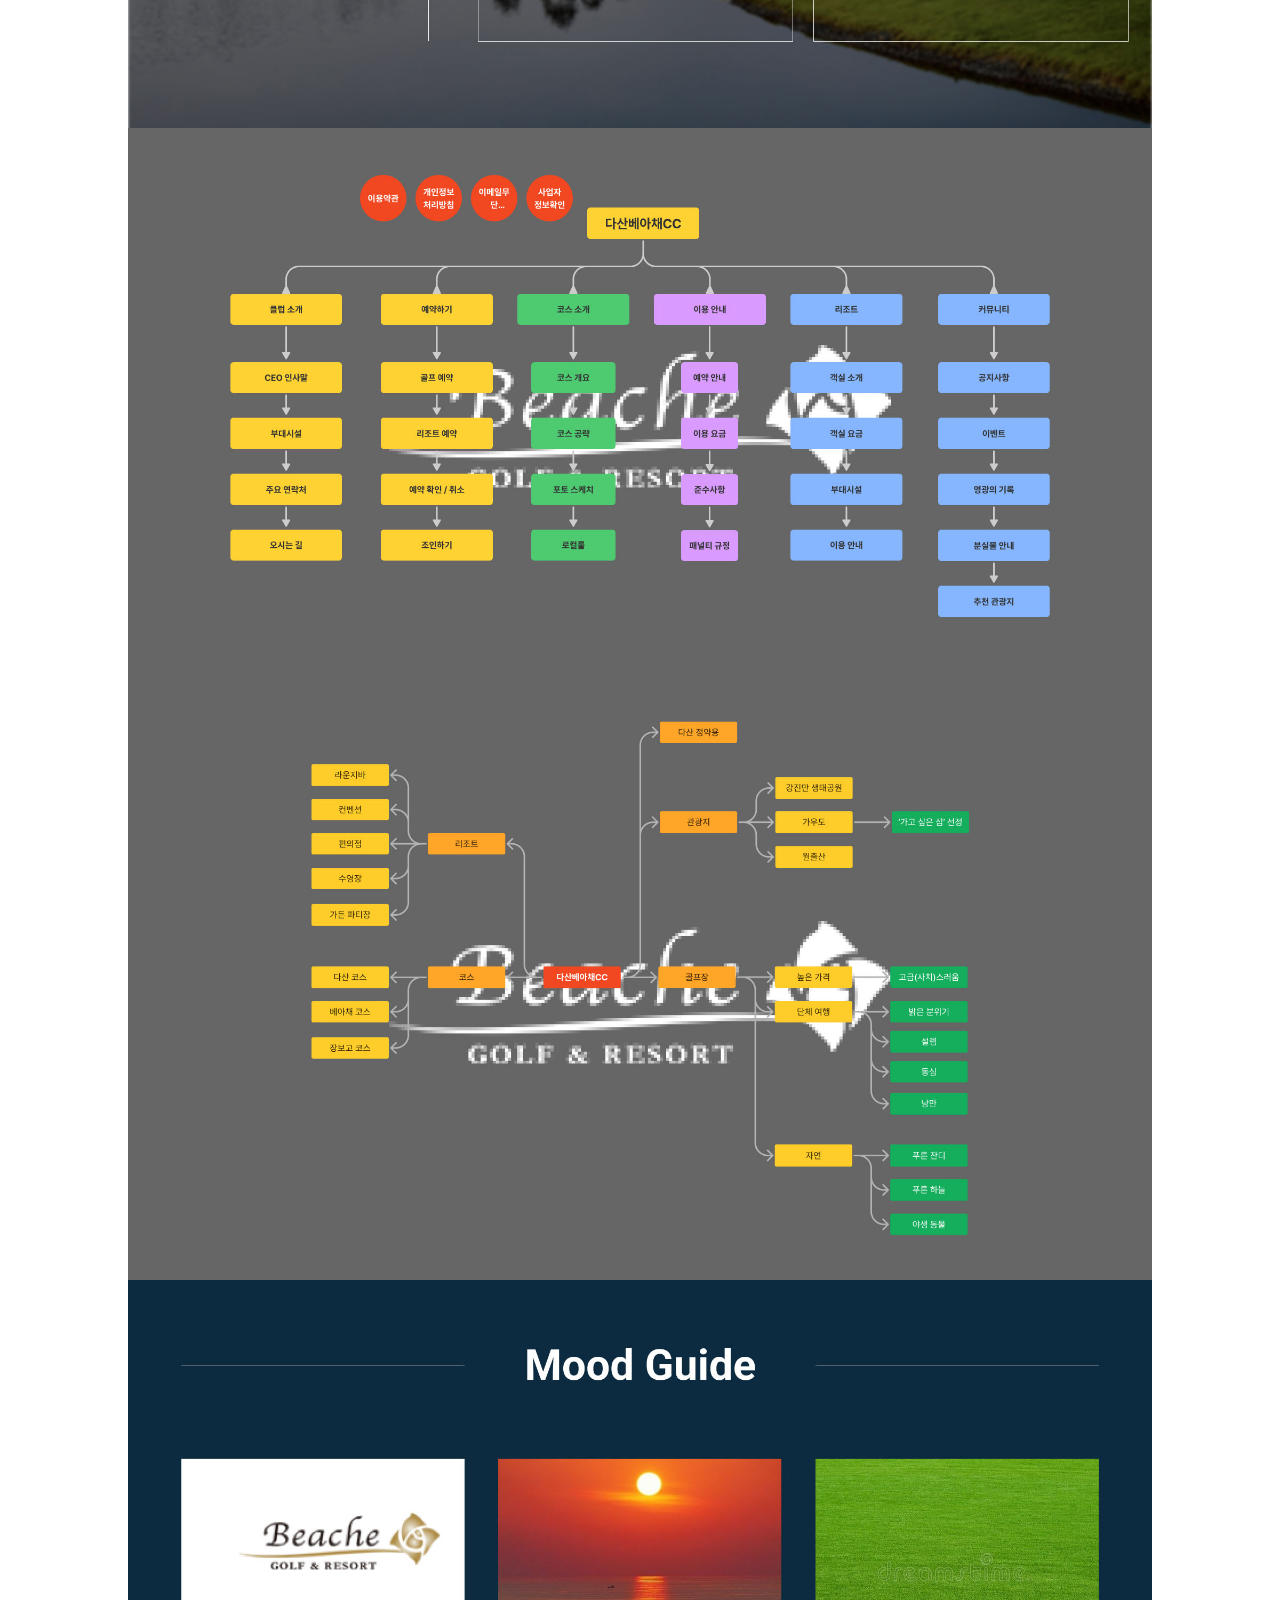
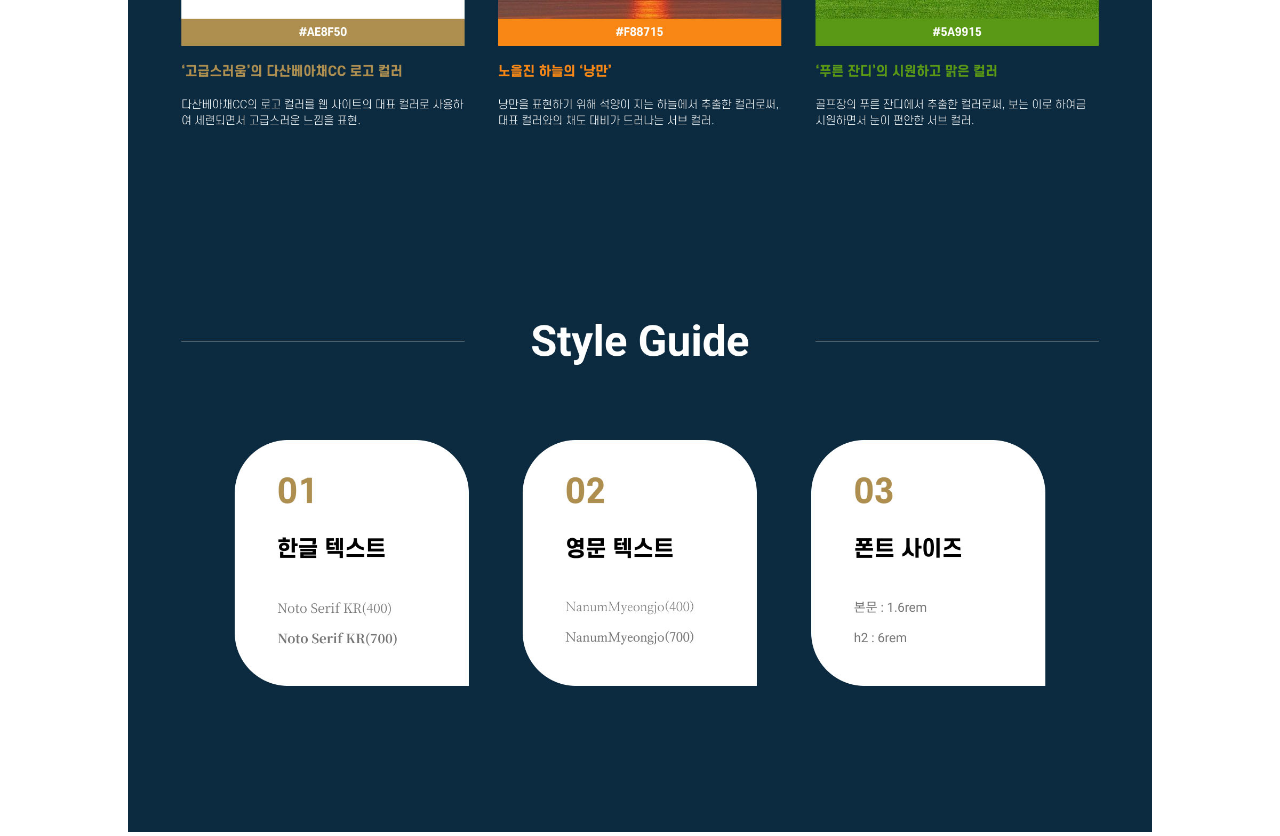
<file: pro02.html>
<!DOCTYPE html>
<html lang="ko">

<head>
    <meta charset="UTF-8">
    <meta name="viewport" content="width=device-width, initial-scale=1.0">
    <title>다산 베아채 리디자인 보고서</title>
    <style>
        * {
            margin: 0;
            padding: 0;
            box-sizing: border-box;
        }

        .box {
            max-width: 80%;
            margin: 0 auto;
        }

        img {
            width: 100%;
        }
    </style>
</head>

<body>
    <div class="box">
        <a href="beache/index.html"><img src="../img/u2_main.jpg" alt="다산 베아채 리디자인 보고서"></a>
    </div>
</body>

</html>
</file>
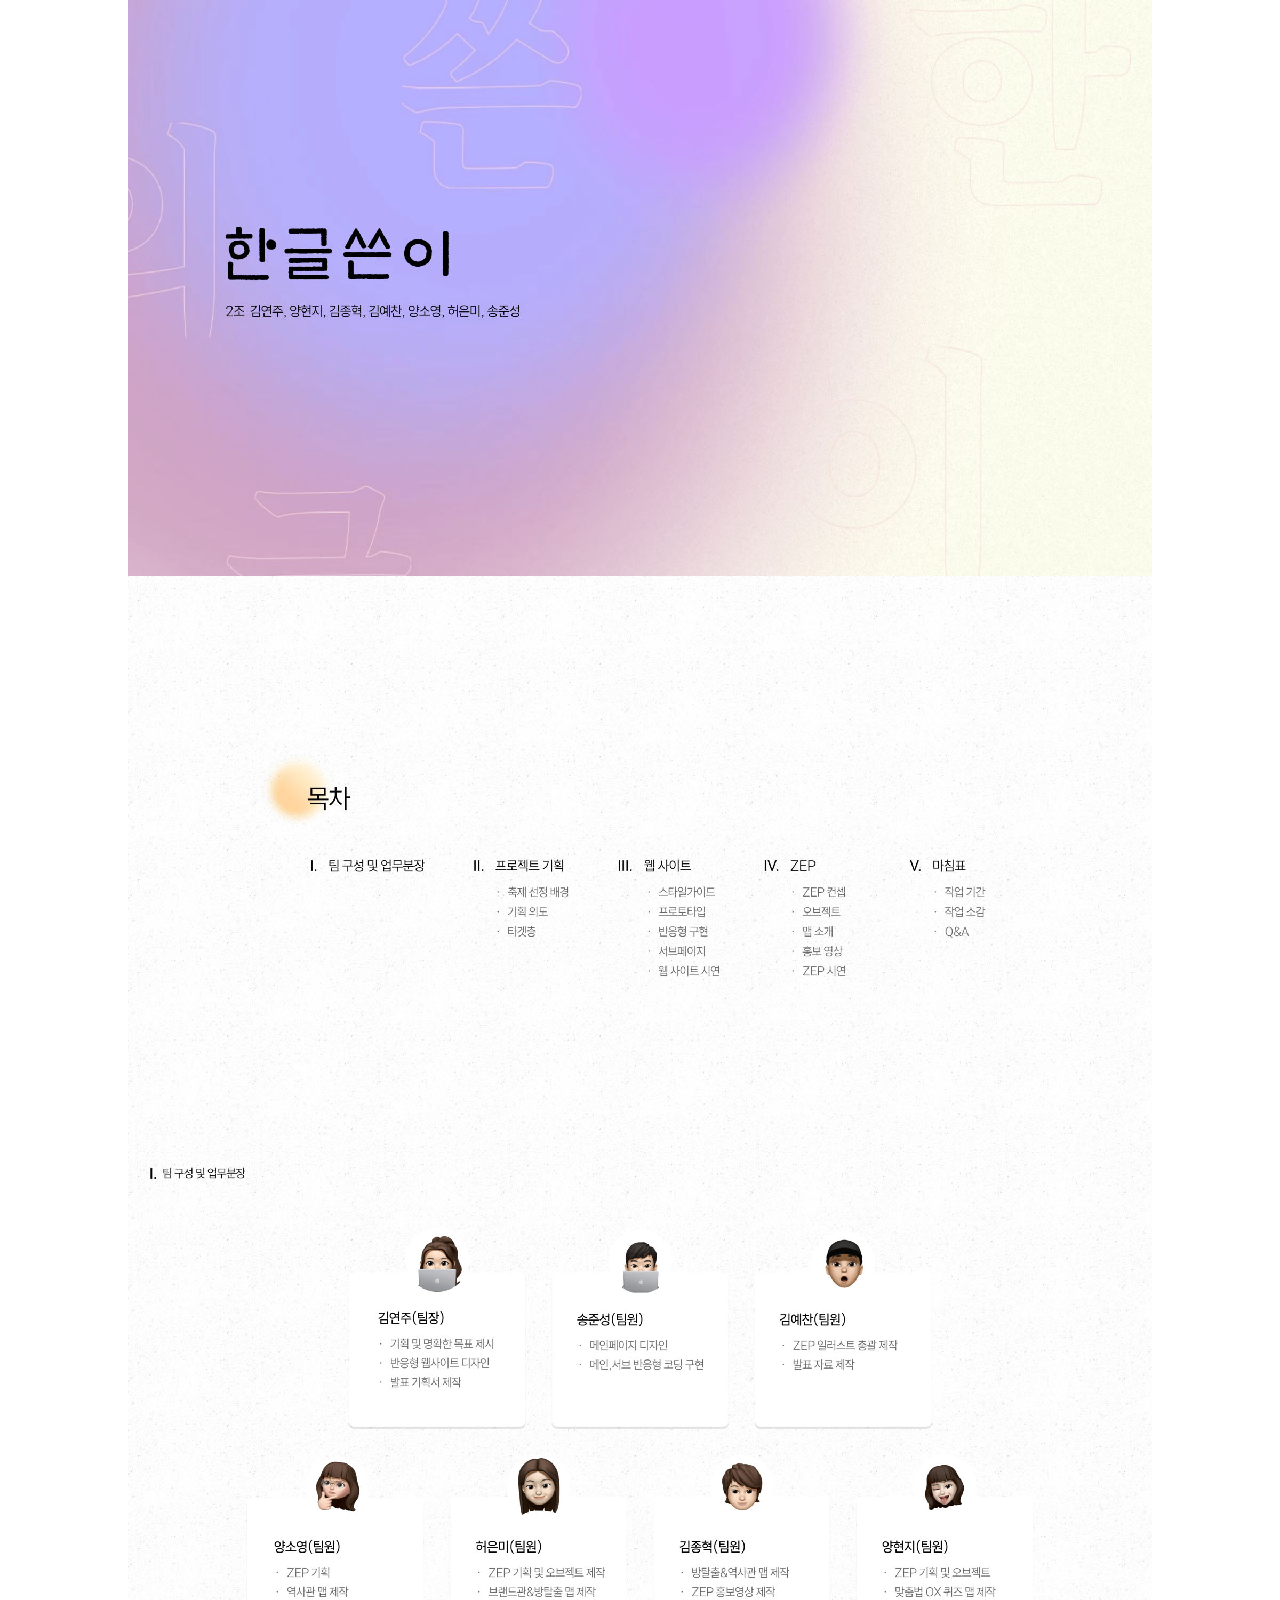
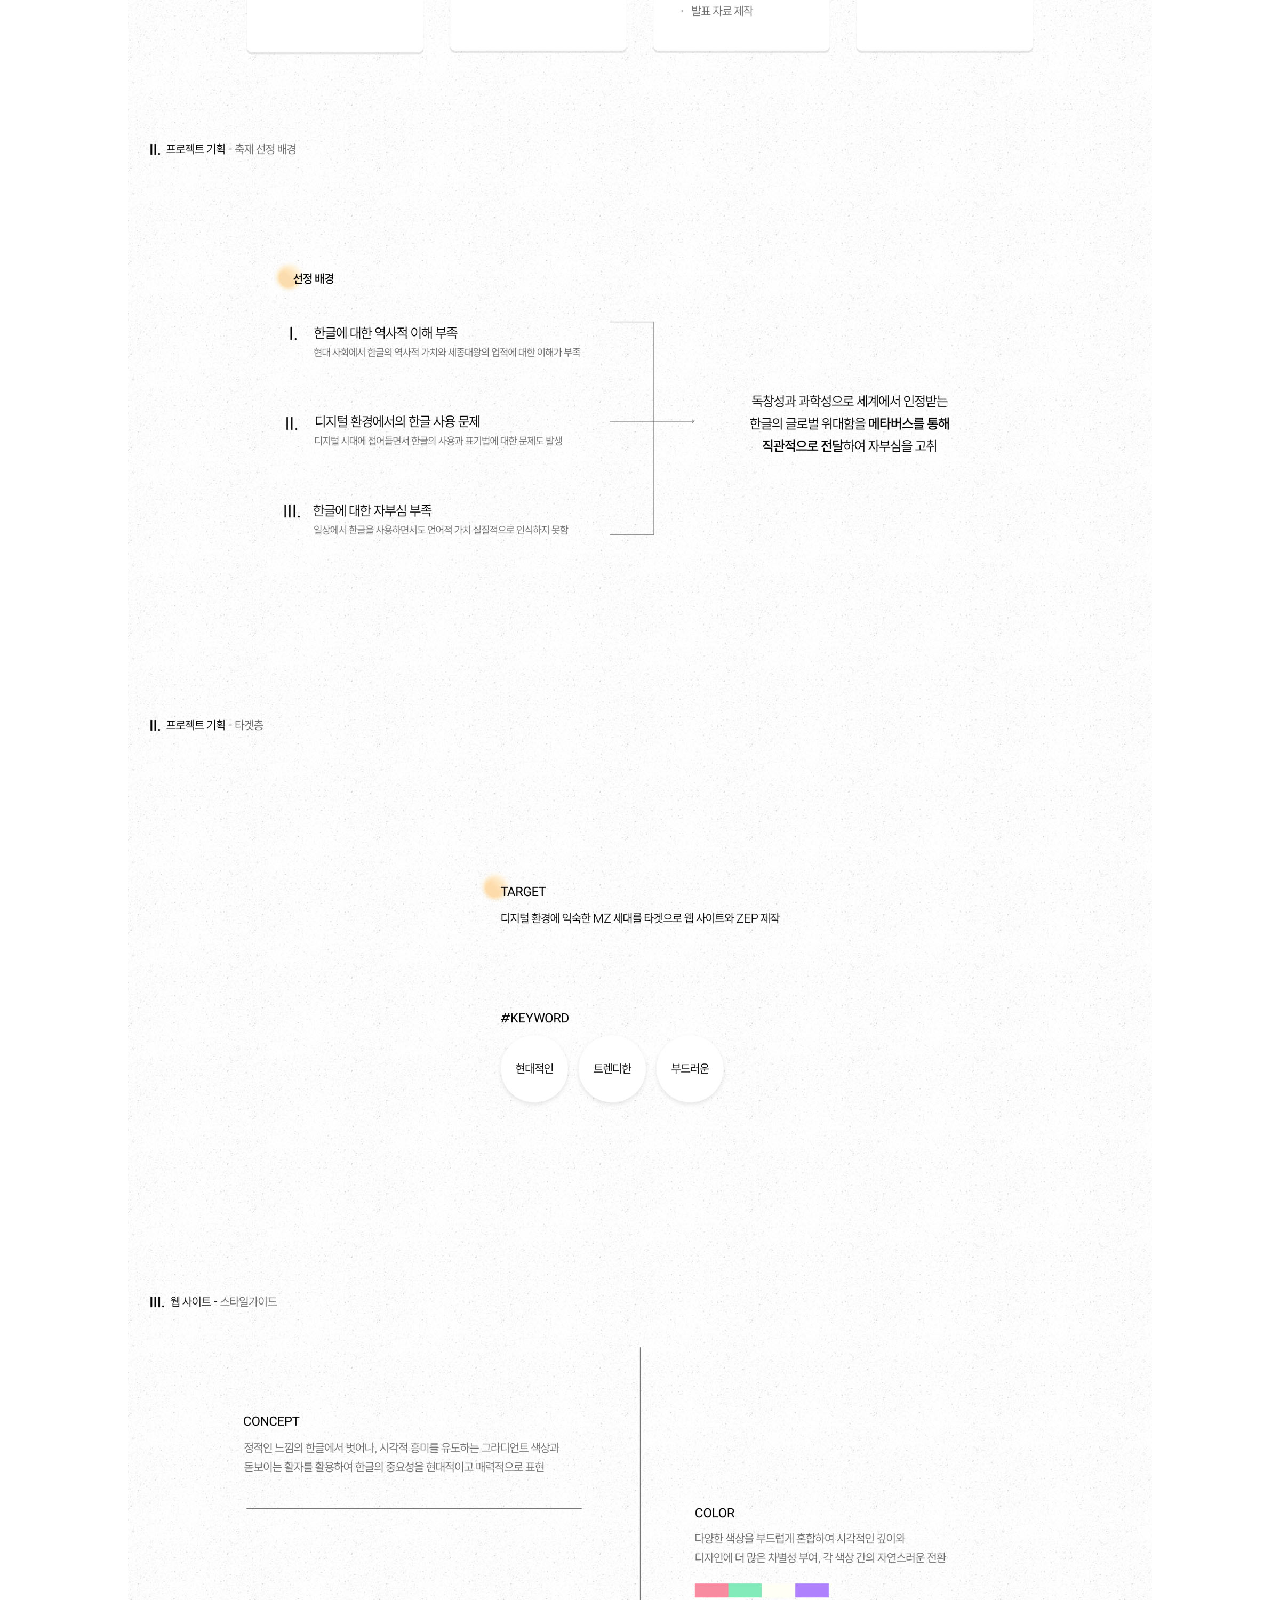
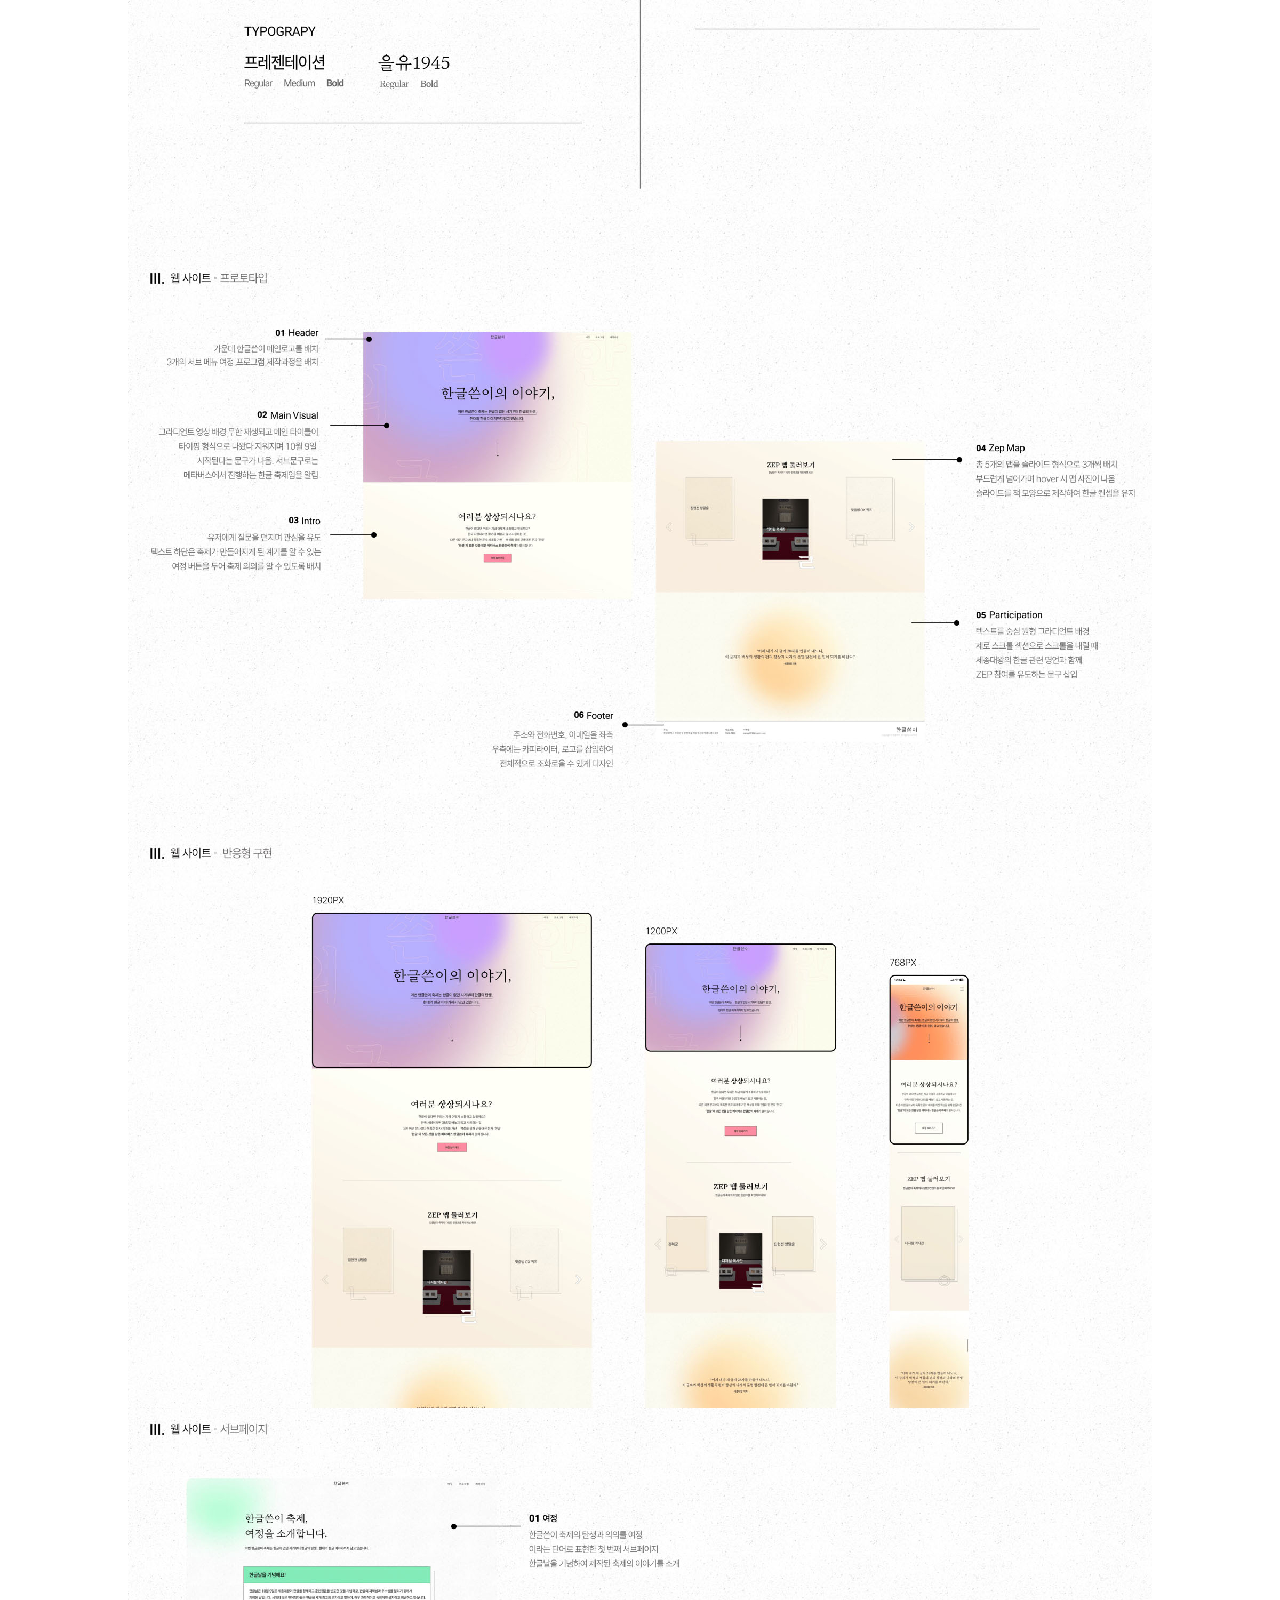
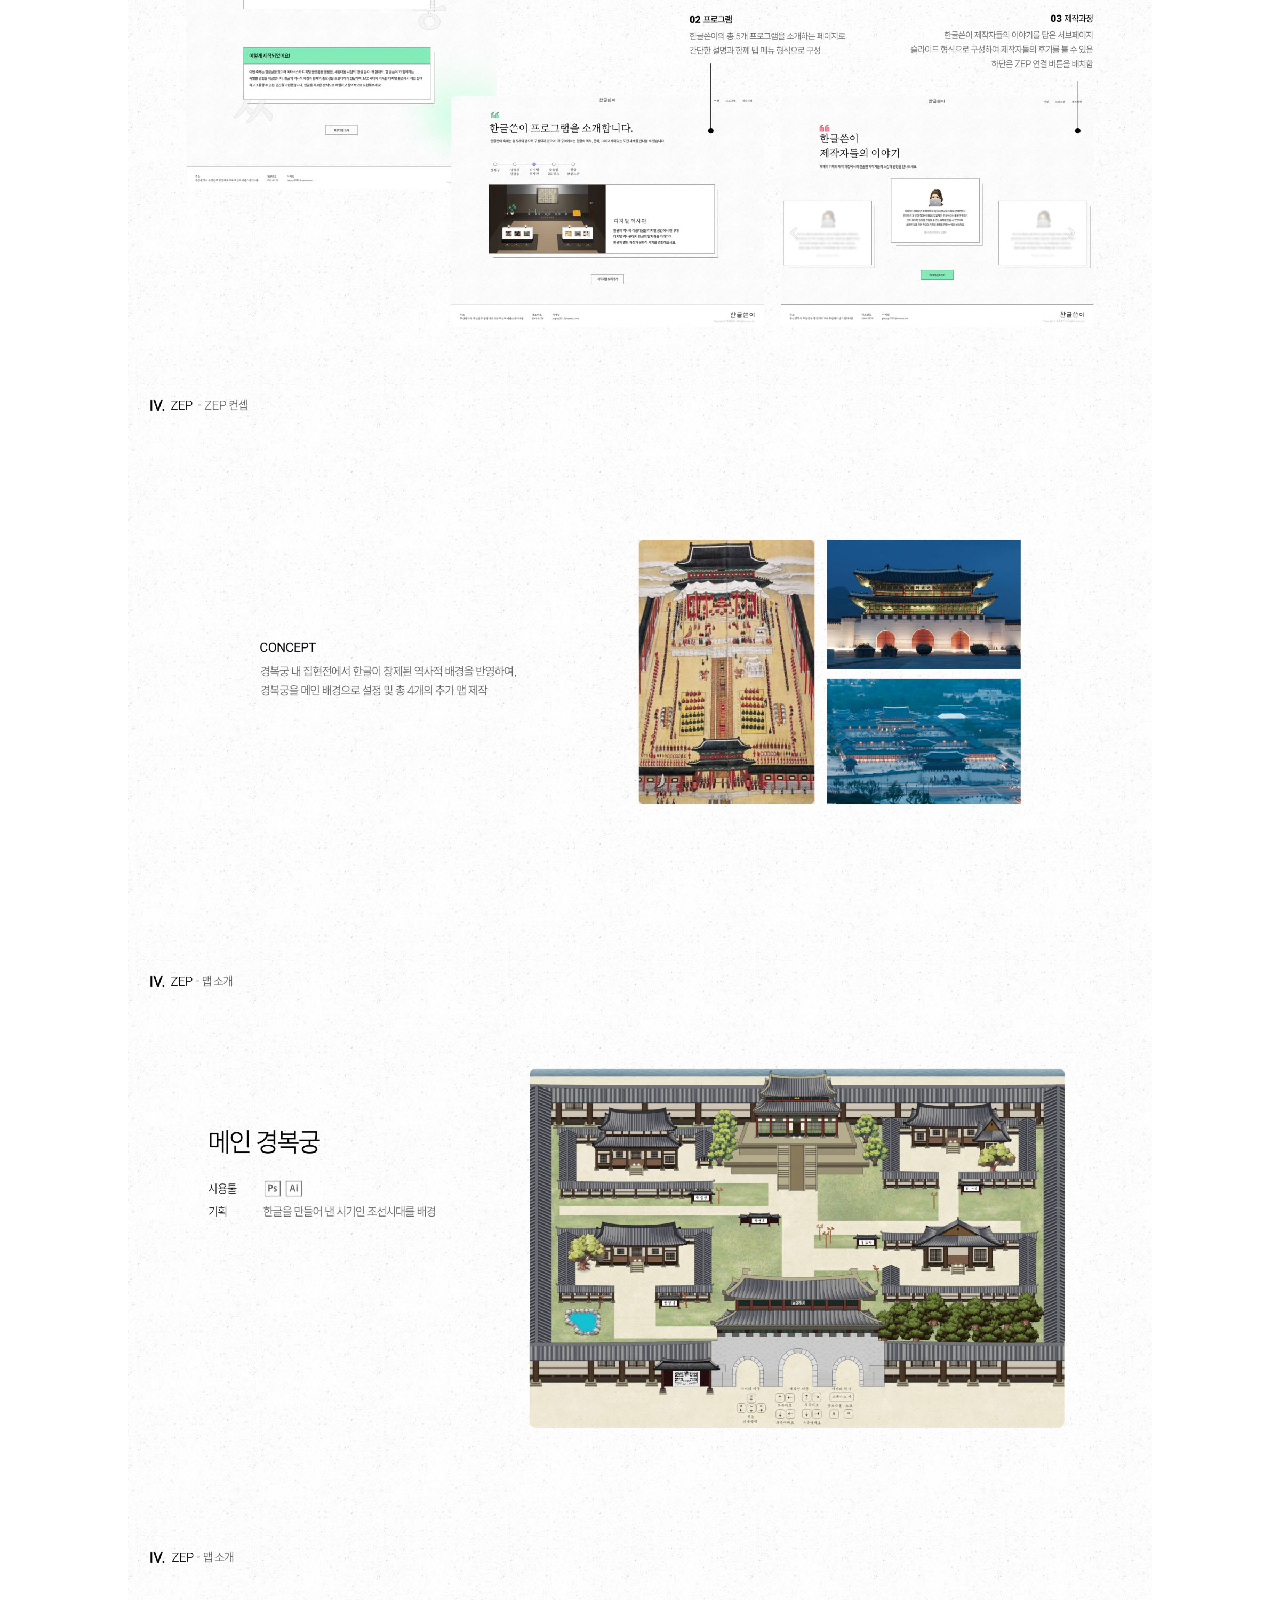
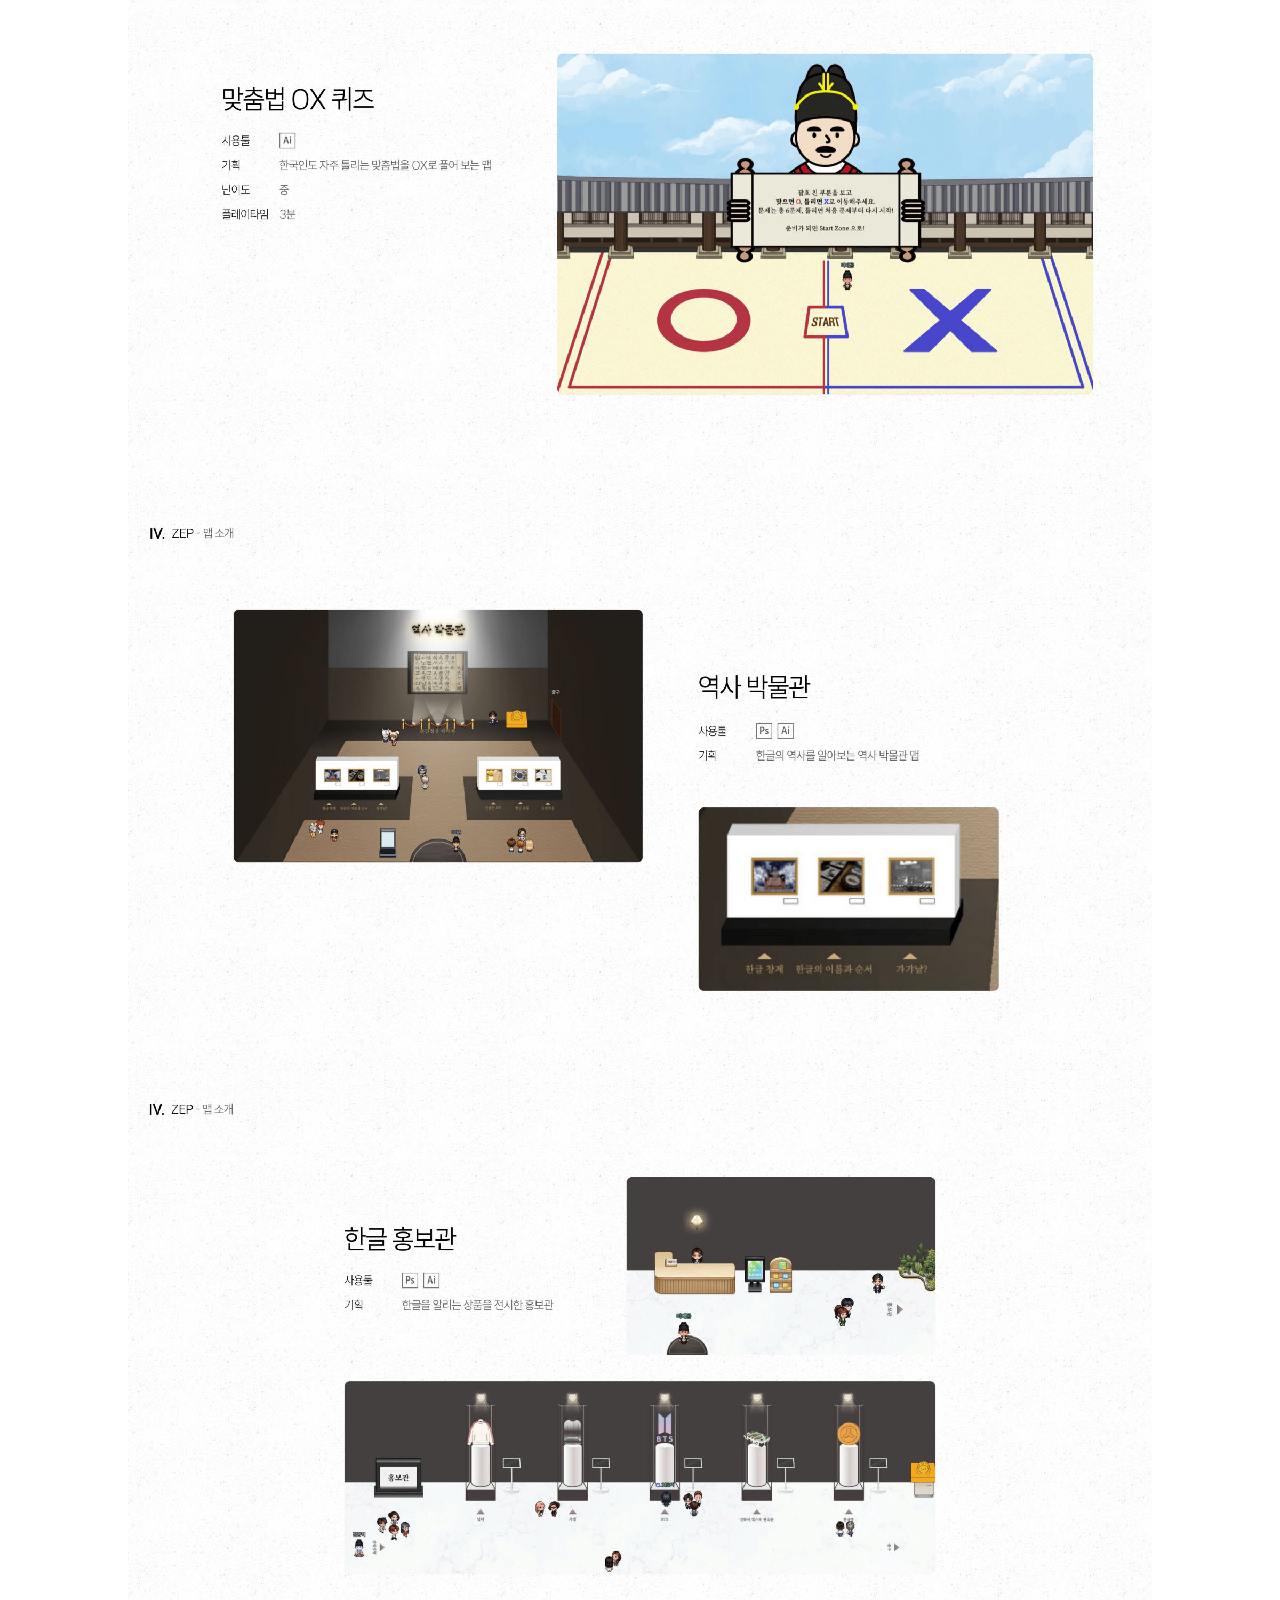
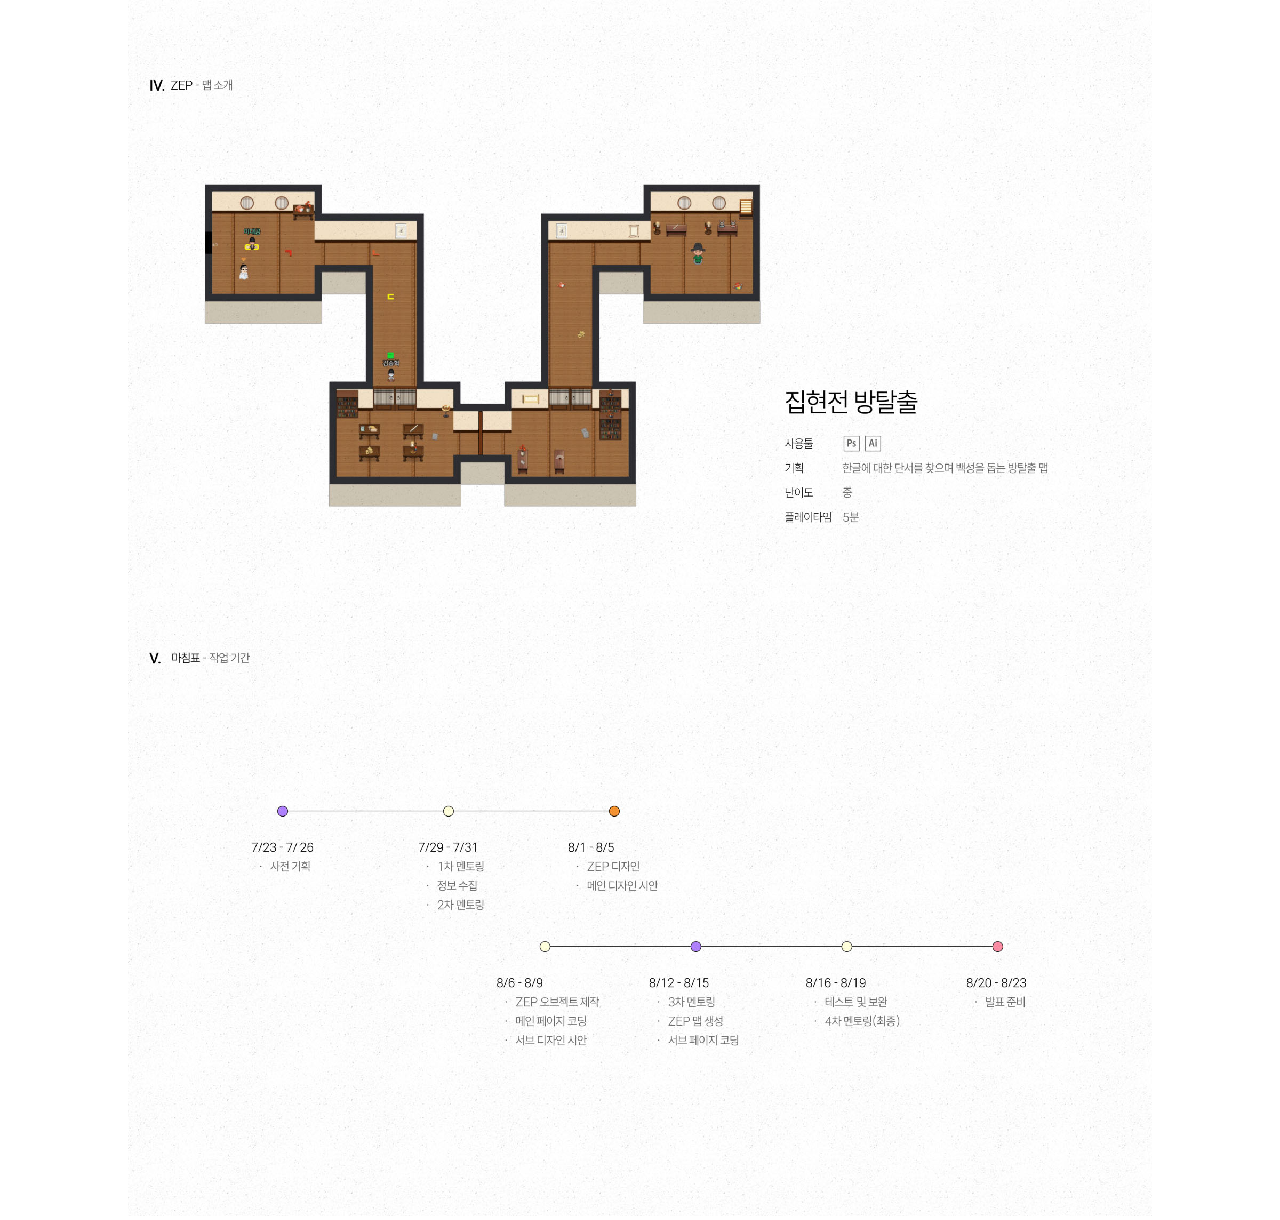
<file: tp02.html>
<!DOCTYPE html>
<html lang="ko">

<head>
    <meta charset="UTF-8">
    <meta name="viewport" content="width=device-width, initial-scale=1.0">
    <title>메타버스 한글쓴이 축제 소개</title>
    <style>
        * {
            margin: 0;
            padding: 0;
            box-sizing: border-box;
        }

        .box {
            max-width: 80%;
            margin: 0 auto;
        }

        img {
            width: 100%;
        }
    </style>
</head>

<body>
    <div class="box">
        <a href="http://xvan.dothome.co.kr/han/index.html"><img src="../img/tp2_main.jpg" alt="메타버스 한글쓴이 축제 소개"></a>
    </div>
</body>

</html>
</file>
<file: beache/css/common.css>
@charset "utf-8";

body{font-family: "Wittgenstein", "Noto Serif KR", sans-serif; line-height: 1.5; font-size: 1.6rem; color: #000;}
.inner{margin: 0 auto; max-width: 1700px; padding: 0 5%;}
img{max-width: 100%; vertical-align: top;}
a{color: inherit;}
video{vertical-align: top;}
:root{--main-color:#AE8F50;}

.btn_more a{display: inline-block; padding: 5px; border-bottom: 1px solid #fff; transition: all 0.5s;}
.btn_more a:hover{color: var(--main-color); border-bottom: 1px solid var(--main-color);}

/* #header */
#wrap{position: relative;}
#header{position: absolute; left: 0; top: 0; z-index: 5; width: 100%; background: rgba(0,0,0,0.1); backdrop-filter: blur(3px); transition: all 0.5s;}
#header .inner{display: flex; justify-content: space-between; align-items: flex-end;}
#header h1{padding: 20px 0;}
#header h1 img{width: 60%;}
#header:hover{background: #fff;}
#header:hover .gnb>li>a{color: #000;}


.gnb{display: flex;}
.gnb>li{position: relative;}
.gnb>li>a{display: block; padding: 15px 40px; font-size: 2rem; font-weight: 700; color: #fff; transition: all 0.5s;}
.gnb>li:hover>a{color: var(--main-color) !important;}

.depth2{position: absolute; width: 100%; text-align: center; padding: 10px 0; z-index: 2;}
.depth2 li a{display: block; padding: 10px 0; font-weight: 700; transition: all 0.5s;}
.depth2 li a:hover{color: var(--main-color);}

.depth2_bg{position: absolute; display: block; width: 100%; height: 240px; background: #fff; border-top: 1px solid var(--main-color);}

/* #footer */
#footer{background: #000; padding: 100px 0;}

#footer .footer_top{display: flex; justify-content: space-between; padding: 0 0 50px; border-bottom: 1px solid #ccc;}
#footer .footer_top .footer_logo img{width: 60%;}
#footer .footer_top .sns{display: flex; gap: 20px;}

#footer .footer_bottom{display: flex; justify-content: space-between; color: #fff; padding: 50px 0 0;}
#footer .footer_bottom .link{display: flex; gap: 20px;}
#footer .footer_bottom .footer_info{text-align: right;}
</file>
<file: beache/css/main.css>
@charset "utf-8";

.tit h3{font-size: 6rem;}
.tit h3+p{padding: 50px 0;}

/* #mv */
#mv{position: relative;}
#mv img{width: 100%; height: 100vh; object-fit: cover;}

#mv .inner{position: absolute; top: 60%; right: 5%; width: 100%;}
#mv .inner .mvtit{color: #fff; text-align: right;}
#mv .inner .mvtit h2{font-size: 6rem; padding: 0 0 50px;}
#mv .inner .mvtit h2+p{font-size: 2.4rem;}

/* #info */
#info{padding: 150px 0; background: #FFF6E4;}
#info .tit{text-align: center;}

#info .info_list{display: flex; padding: 50px 0 0;}
#info .info_list dl{width: calc(100% / 3); text-align: center; border-right: 1px solid rgba(174, 143, 80,0.4);}
#info .info_list dl:last-child{border: none;}
#info .info_list dl dt{padding: 0 0 50px;}
#info .info_list dl dd{color: var(--main-color);}
#info .info_list dl dd span{font-size: 3rem; font-weight: 700;}

/* #course */
#course .inner{position: relative; display: flex; gap: 50px; padding: 150px 5% 350px;}

#course .tit{width: calc((100% - 50px) / 2);}
#course .course_con{width: calc((100% - 50px) / 2);}
.course_con{position: relative;}
.course_img img{position: absolute; top: 0; left: 0; width: 100%;}
.course_txt{position: absolute; left: 50%; top: 30%; transform: translate(-50%, -50%); width: 100%;}
.course_txt ul{position: absolute; text-align: center; left: 50%; top: 50%; transform: translate(-50%,0); color: #fff; width: 100%;}
.course_txt ul dt{font-size: 4rem; font-weight: 700;}
.course_txt ul dd{padding: 50px 0;}

.course_tab{position: absolute; left: 5%; top: 50%;}
.course_tab li{font-size: 3rem; font-weight: 700; padding: 10px 0; color: #ccc; border-bottom: 1px solid #ccc; width: 400px; cursor: pointer;}
.course_tab li i{float: right;}
.course_tab li.on{color: var(--main-color); border-bottom: 1px solid var(--main-color); transition: all 0.5s;}

/* #resort */
#resort{height: 693.8px;}
#resort .resort_img{position: relative; z-index: -1;}
#resort .resort_img img{position: absolute; left: 0; top: 0;}
#resort .resort_txt{text-align: center; padding: 150px 0 0; color: #fff;}
#resort .resort_txt .resort_tab{display: flex; justify-content: center; gap: 20px; padding: 0 0 50px;}
#resort .resort_txt .resort_tab li{font-size: 3rem; padding: 5px; font-weight: 700; cursor: pointer;}
#resort .resort_txt .resort_tab li.on{color: var(--main-color);}

/* #facility */
#facility{padding: 150px 0;}
#facility .btn_more a{border-bottom: 1px solid #000;}
#facility .btn_more a:hover{color: var(--main-color); border-bottom: 1px solid var(--main-color);}
#facility .inner{position: relative;}

#facility .tit{text-align: center;}

#facility .facility_tab{display: flex; justify-content: center; gap: 30px; padding: 50px 0;}
#facility .facility_tab li{font-size: 2.4rem; cursor: pointer; font-weight: 700; padding: 5px 0; border-bottom: 3px solid rgba(0,0,0,0);}
#facility .facility_tab li.on{color: var(--main-color); border-bottom: 3px solid var(--main-color); transition: all 0.5s;}

#facility .facility_con{display: flex; gap: 50px;}

#facility .facility_img{position: relative; width: calc((100% - 50px) / 2); height: 417.06px;}
#facility .facility_img img{position: absolute; left: 0; top: 0;}

#facility .facility_txt{position: relative; width: calc((100% - 50px) / 2);}
#facility .facility_txt ul{position: absolute; left: 0; top: 50%; transform: translate(0, -50%);}
#facility .facility_txt ul dt{font-size: 4rem; font-weight: 700;}
#facility .facility_txt ul dd{padding: 50px 0;}

/* #map */
#map{display: flex;}
#map .map_left{width: 50%;}
#map .map_left iframe{width: 100%; height: 100%;}

#map .map_right{width: 50%; background: var(--main-color); padding: 150px; color: #fff;}
#map .map_right dl dt{font-size: 6rem;}
#map .map_right dl dd{padding: 50px 0; font-size: 2rem;}
#map .map_right p{font-weight: 700;}

/* #event */
#event{padding: 150px 0;}
#event .inner{display: flex; gap: 50px;}

#event .event_img{width: 50%;}
#event .event_img img{width: 100%; height: 100%; object-fit: cover;}

#event .event_txt{width: calc(50% - 50px);}
#event .event_txt ul li{position: relative; padding: 30px 0; border-bottom: 1px solid #ccc; transition: all 0.5s;}
#event .event_txt ul li:hover{border-bottom: 1px solid var(--main-color); color: var(--main-color);}
#event .event_txt ul li span{font-size: 2rem; font-weight: 700;}
#event .event_txt ul li i{position: absolute; top: 50%; right: 10%; transform: translate(0,-50%); font-size: 6rem; color: #ccc; transition: all 1s;}
#event .event_txt ul li:hover i{right: 0; color: var(--main-color);}
</file>
<file: dunkin/css/font.css>
@charset "utf-8";

@font-face {
    font-family: "GS";
    src: url("../font/GmarketSansLight.woff")format("woff");
    font-weight: 300;
    font-style: normal;
}
@font-face {
    font-family: "GS";
    src: url("../font/GmarketSansMedium.woff")format("woff");
    font-weight: 400;
    font-style: normal;
}
@font-face {
    font-family: "GS";
    src: url("../font/GmarketSansBold.woff")format("woff");
    font-weight: 700;
    font-style: normal;
}
</file>
<file: dunkin/css/main.css>
@charset "utf-8";

:root{
    --font_kr: "GS", sans-serif;
    --font_eng: "Cormorant Garamond", serif;
    --color_main: #e84f0d;
    --color_sub1: #F8CAA9;
    --color_sub2: #EF88B3;
}

body{font-family: var(--font_kr); font-size: 100%; line-height: 1.5; color: #000;}
#wrap{min-width: 1400px; overflow-x: hidden;}
.inner{width: 1400px; margin: 0 auto;}

/* #header */
#header .inner{display: flex; justify-content: space-between; align-items: center;}
#header .inner h1 a img{display: block; width: 100%;}

#header .inner nav{margin-right: auto; margin-left: 100px;}
#header .inner nav .gnb{display: flex;}
#header .inner nav .gnb>li{position: relative;}
#header .inner nav .gnb>li::before{content: ""; position: absolute; display: block; width: 10px; height: 10px; border-radius: 50%; background: #000; left: calc(50% - 5px); top: 20px; transform: translate(0, -10px); opacity: 0; transition: all 0.5s;}
#header .inner nav .gnb>li:hover::before{transform: translate(0,0); opacity: 1;}
#header .inner nav .gnb>li>a{display: block; font-family: var(--font_eng); font-size: 30px; padding: 30px 40px; font-weight: 700;}

#header .inner nav .gnb>li .depth2{position: absolute; z-index: 5; display: flex;
gap: 30px; width: 1000px; top: 115px;}
#header .inner nav .gnb>li .depth2 li a{display: block; color: #fff; font-size: 16px; padding: 20px 10px; transition: all 0.5s;}
#header .inner nav .gnb>li .depth2 li:hover a{color: var(--color_main);}

#header .depth2_bg{position: absolute; background: var(--color_sub1); width: 100%; height: 80px; z-index: 4; display: block; top: 105px;}

#header .search{position: absolute; right: 250px; z-index: 5; border-radius: 0 0 40px 40px; box-shadow: 5px 5px 10px rgba(0,0,0,0.5); overflow: hidden;}
#header .search form div{display: flex;}
#header .search form div input[type="text"]{background: #fff; height: 80px; width: 300px; padding-left: 30px; font-size: 20px; font-family: var(--font_kr);}
#header .search form div input[type="submit"]{width: 100px; height: 80px; font-size: 0; background: #fff url(../images/icon_search.png)no-repeat center; cursor: pointer;}

#header .inner .util{display: flex; gap: 40px; padding-top: 5px;}
#header .inner .util li{position: relative;}
#header .inner .util li a{display: block; font-size: 20px;}
#header .inner .util li a img{vertical-align: top;}
#header .inner .util li .search_button2{position: absolute; top: 0; right: 0; opacity: 0; z-index: -1;}


/* #main_visual */
section dt{font-size: 60px; font-weight: 700; color: #fff;}
section dd{font-size: 24px; color: #fff; padding: 50px 0;}
section dl a{display: inline-block; color: #fff; font-size: 24px; font-weight: 700; border-bottom: 1px solid #fff;}

.swiper-button-prev{color: var(--color_main);}
.swiper-button-next{color: var(--color_main);}
.swiper-pagination-bullet{background: var(--color_sub1); opacity: 1;}
.swiper-pagination-bullet-active{background: var(--color_main); width: 16px; border-radius: 8px;}


#main_visual .slide1 ul li{position: relative;}
#main_visual .slide1 ul li img{display: block;}

#main_visual .slide1 ul li .slide1_txt{position: absolute; left: 260px; top: 150px; background: rgba(232, 79, 13, 0.8); width: 700px; height: 500px; padding: 50px 50px 0; border-radius: 100px;}

/* #menu */
#menu{padding-bottom: 700px !important;}
#menu .menu_tab{position: relative; display: flex; justify-content: center; gap: 50px; font-size: 60px; font-family: var(--font_eng); padding: 0 0 50px; font-weight: 700;}
#menu .menu_tab::before{content: ""; position: absolute; display: block; height: 60px; width: 1px; background: #999; top: 15px; left: calc(50% - 140px);}
#menu .menu_tab::after{content: ""; position: absolute; display: block; height: 60px; width: 1px; background: #999; top: 15px; left: calc(50% + 140px);}

#menu .menu_tab li{position: relative; cursor: pointer;}
#menu .menu_tab li.active{color:var(--color_main)}
#menu .menu_tab li .tab_circle{position: absolute; display: block; width: 10px; height: 10px; background: var(--color_main); top: -40px; left: calc(50% - 5px); border-radius: 50%;}
#menu .menu_tab li .tab_circle{opacity: 0;}

#menu .inner .menu_visual li img{width: 100%; display: block; filter: brightness(0.5);}

#menu .inner .menu_visual{position: relative;}
#menu .inner .menu_visual>li{position: absolute;}
#menu .inner .menu_visual>li .menu_txt{position: absolute; top: 200px; left: 50%; transform: translate(-50%, 0);}


/* #info */
section:not(#main_visual){padding: 150px 0 0;}
section h2{font-size: 60px; text-align: center; font-family: var(--font_eng);}
section h2+p{font-size: 24px; text-align: center; font-weight: 300; padding: 50px 0;}

#info .slide2 ul li{position: relative;}
#info .slide2 ul li img{display: block;}
#info .slide2 ul li dl{position: absolute; left: 260px; top: 200px;}
#info .slide2 ul li dl dd span{font-weight: 700;}

/* #sns */
#sns .slide3{margin-left: 260px;}
#sns .slide3 ul{padding: 30px;}
#sns .slide3 ul li{position: relative; border-radius: 300px 300px 0 0; overflow: hidden;}
#sns .slide3 ul li>img{width: 100%; display: block; transition: all 0.5s;}
#sns .slide3 ul li:hover>img{filter: brightness(0.2);}

#sns .slide3 ul li .slide3_txt{position: absolute; left: 0; bottom: 100px; width: 100%; text-align: center; color: #fff; font-weight: 300; opacity: 0; transition: all 0.5s;}
#sns .slide3 ul li:hover .slide3_txt{opacity: 1;}
#sns .slide3 ul li .slide3_txt .sns_icon{display: flex; gap: 20px; justify-content: center; padding-top: 50px;}

.swiper-scrollbar{height: 10px !important; background: var(--color_sub1);}
.swiper-scrollbar-drag{background: var(--color_main);}

/* #biz */
#biz{padding-bottom: 150px !important;}
#biz .slide4{position: relative;}
#biz .slide4 ul li img{display: block; filter: brightness(0.4);}
#biz .biz_txt{position: absolute; left: 0; top: 100px; z-index: 2; text-align: center; left: 50%; transform: translate(-50%, 0);}
#biz .biz_txt dt{font-family: var(--font_eng);}
#biz .biz_txt .biz_button{display: flex; gap: 50px; justify-content: center;}
#biz .biz_txt .biz_button a{display: block; width: 215px; height: 60px; border: none; background: var(--color_main); color: #fff; font-weight: 700; border-radius: 60px; font-size: 16px; padding: 20px 0 0; transition: all 0.5s;}
#biz .biz_txt .biz_button a:hover{background: #fff; color: var(--color_main);}

/* #footer */
#footer{padding: 100px 0; background: var(--color_sub1);}
#footer .inner{display: flex; justify-content: space-between;}
#footer .inner .footer_logo img{display: block;}

#footer .inner .footer_txt{margin: 0 auto 0 150px;}
#footer .inner .footer_txt .footer_link{display: flex; gap: 20px; justify-content: center;}
#footer .inner .footer_txt address{padding: 30px 0; padding-left: 40px;}
#footer .inner .footer_txt .copy{font-family: var(--font_eng); font-weight: 700; padding-left: 40px;}

#footer .inner .footer_icon{display: flex; gap: 20px;}
</file>
